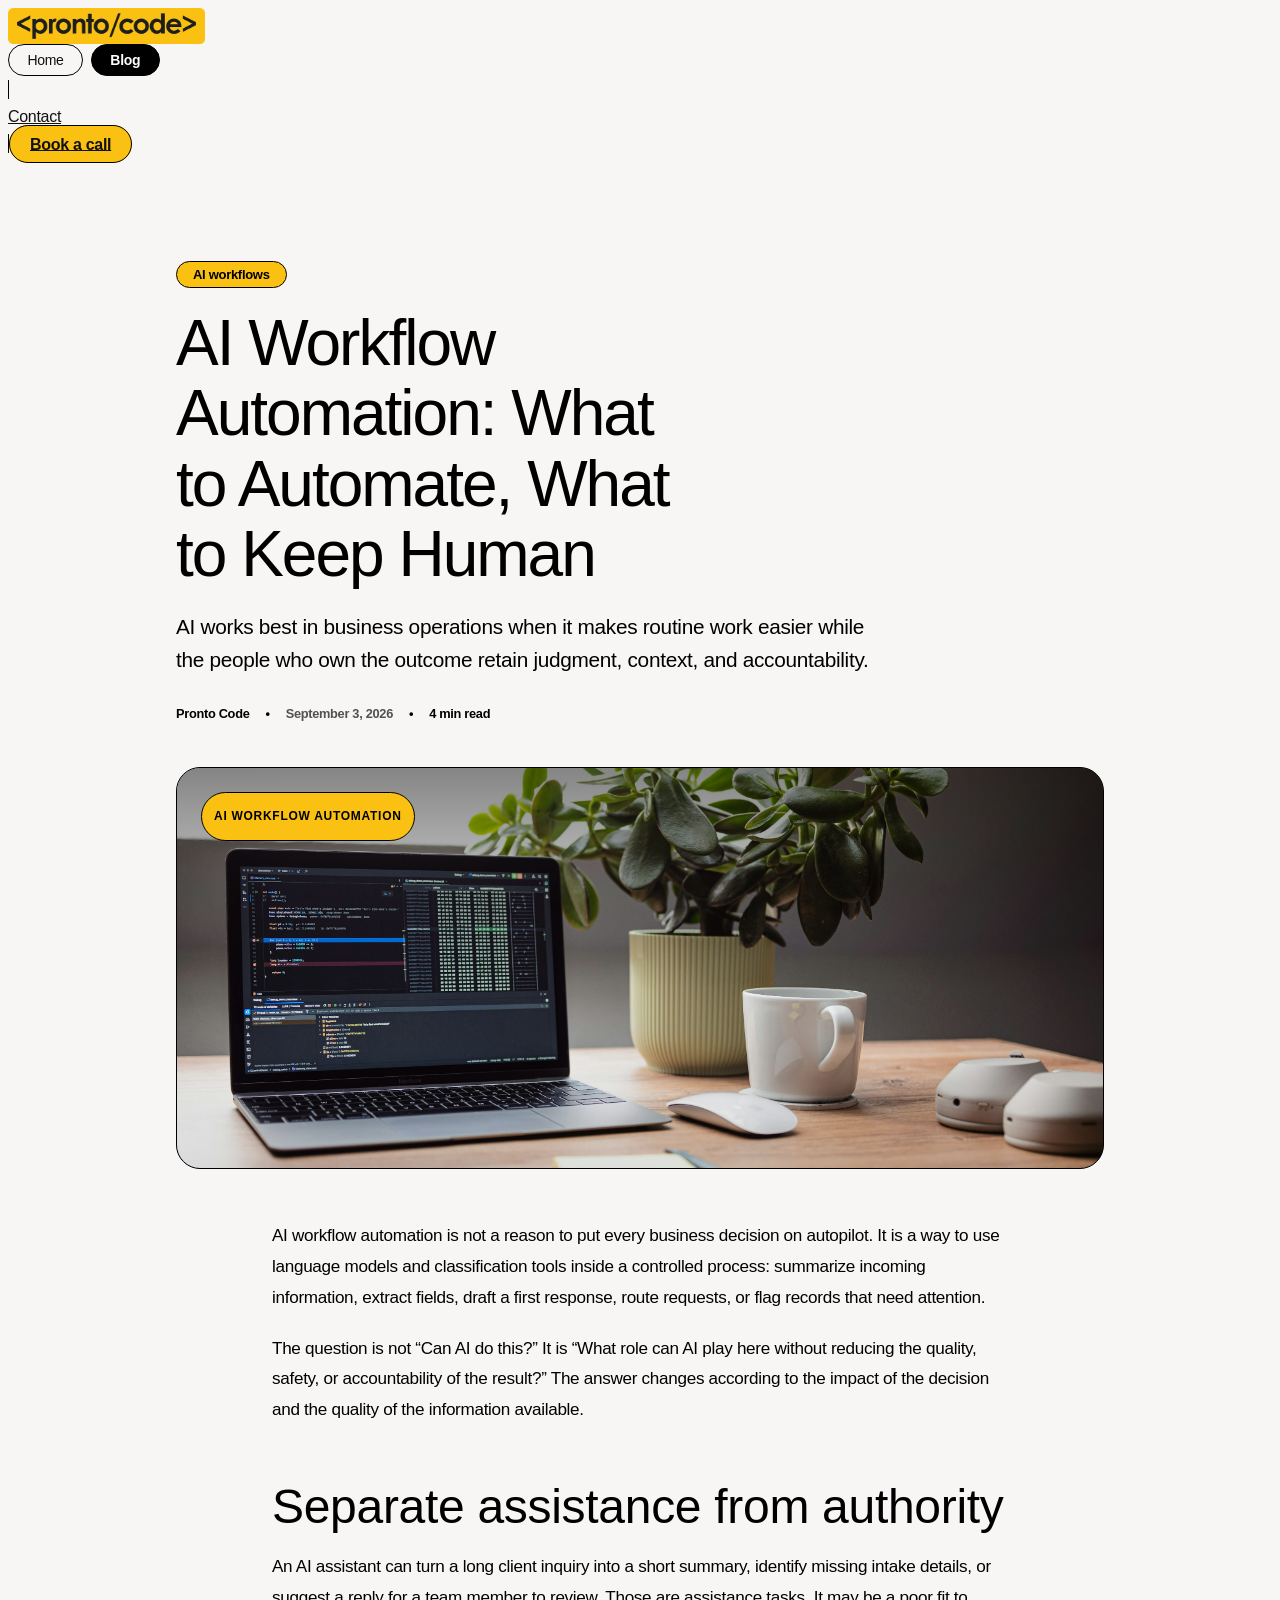
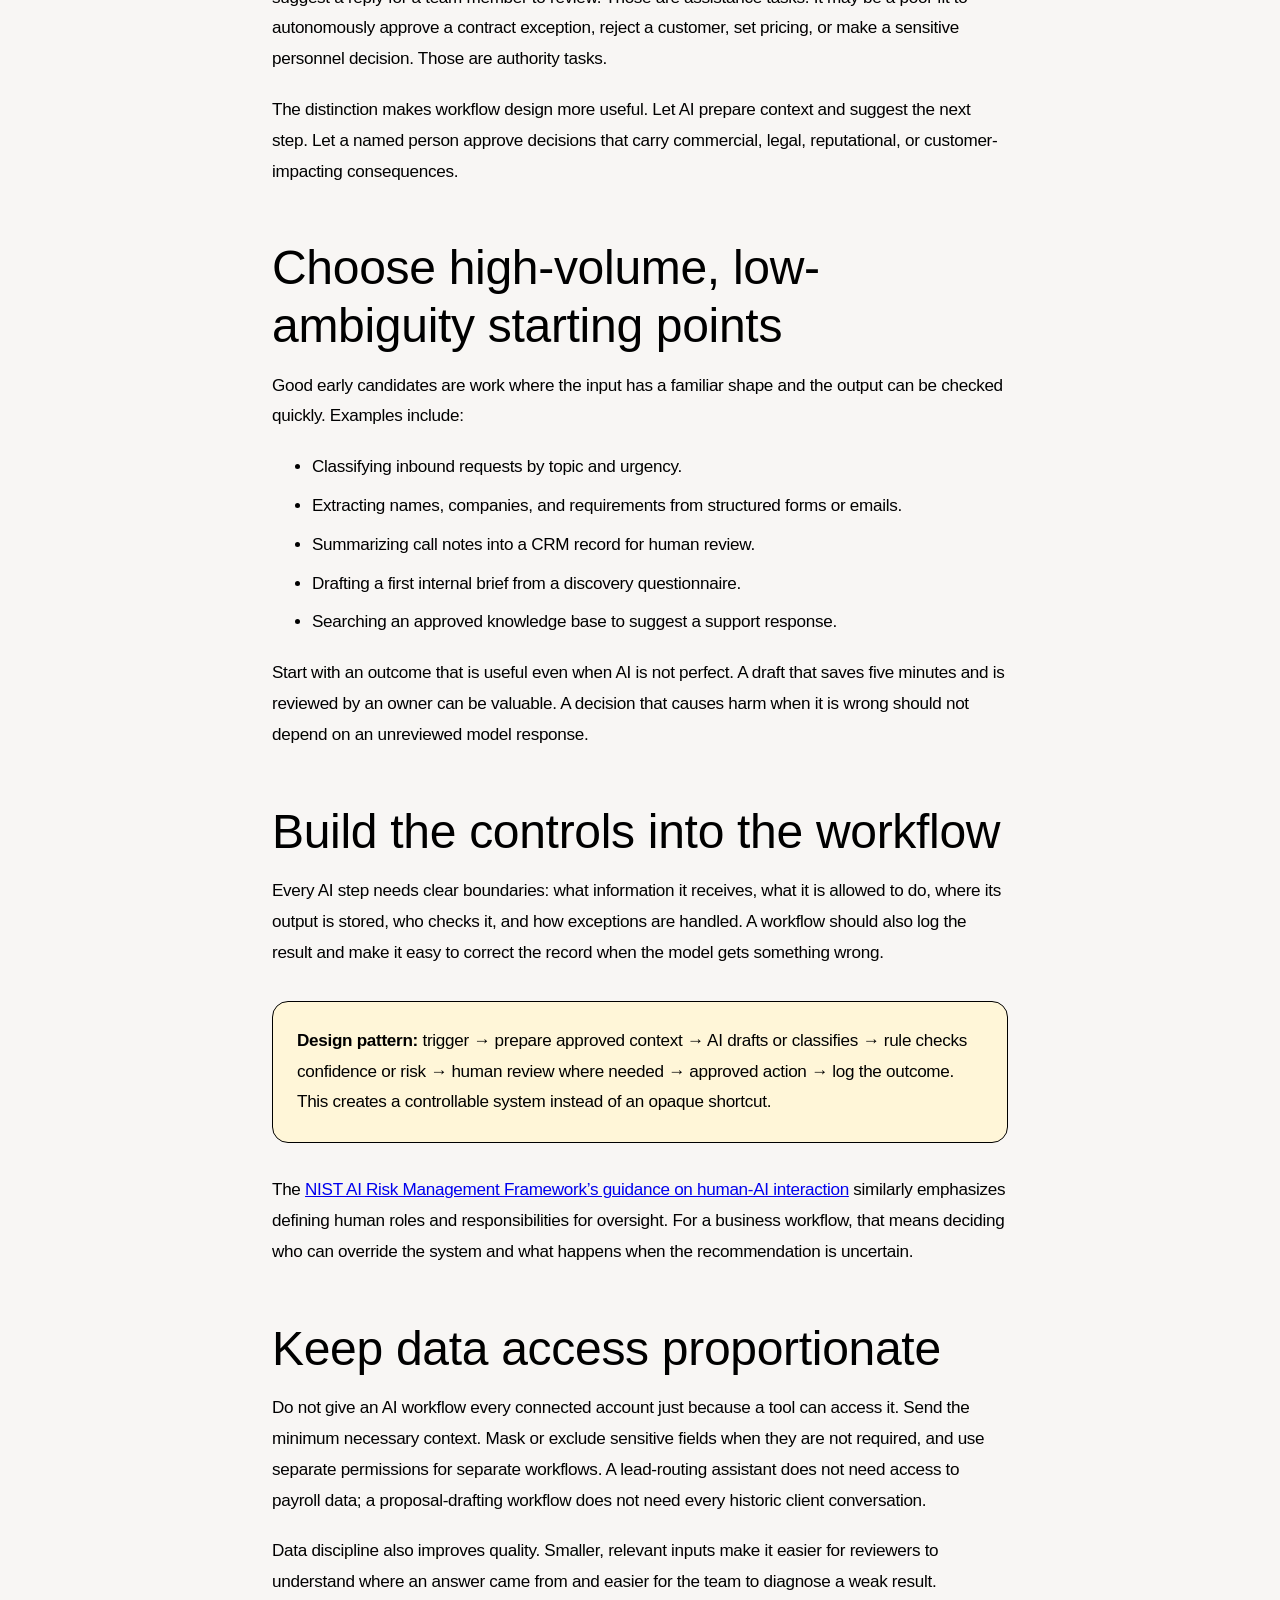
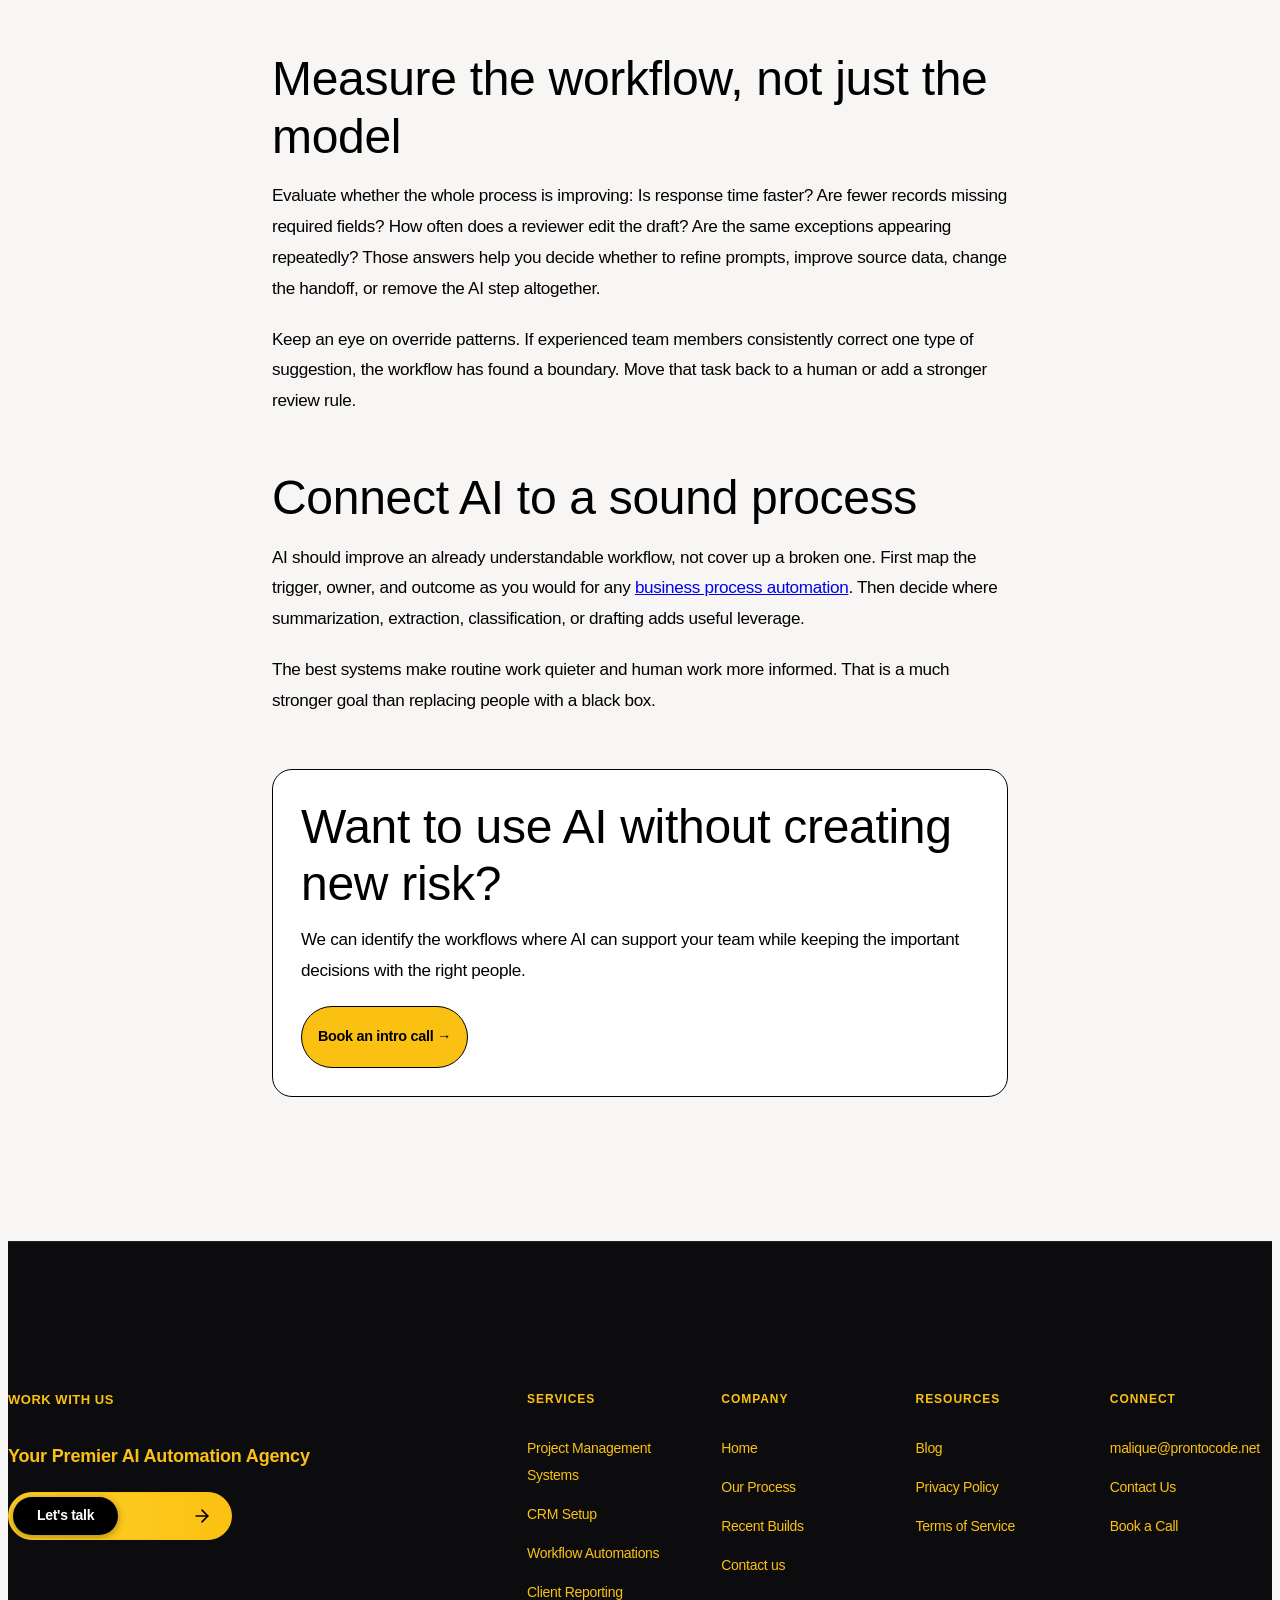
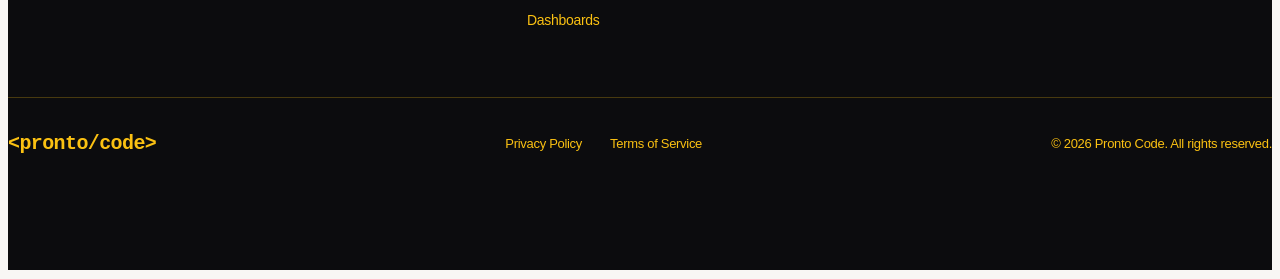
<file: post-ai-workflow-automation.html>
<!DOCTYPE html>
<html lang="en">
<head>
  <meta charset="utf-8" />
  <meta name="viewport" content="width=device-width, initial-scale=1" />
  <title>AI Workflow Automation: What to Automate, What to Keep Human | Pronto Code</title>
  <meta name="description" content="Use AI workflow automation responsibly by separating routine classification and drafting from sensitive decisions, accountability, and judgment." />
  <link rel="canonical" href="https://prontocode.net/post-ai-workflow-automation.html" />
  <link href="https://cdn.prod.website-files.com/6943bb74ebfee7edeb271423/css/flo-click.shared.e616694aa.min.css" rel="stylesheet" />
  <link href="styles.css?v=18" rel="stylesheet" />
  <link rel="icon" type="image/png" sizes="32x32" href="favicon-32x32.png?v=4" />
  <script type="application/ld+json">{"@context":"https://schema.org","@type":"Article","headline":"AI Workflow Automation: What to Automate, What to Keep Human","description":"A practical, risk-aware framework for deciding where AI should participate in business workflows.","datePublished":"2026-09-03","dateModified":"2026-09-03","author":{"@type":"Organization","name":"Pronto Code"},"publisher":{"@type":"Organization","name":"Pronto Code"},"mainEntityOfPage":"https://prontocode.net/post-ai-workflow-automation.html"}</script>
</head>
<body><div class="page-load-curtain" aria-hidden="true"></div><div class="page-wrapper">
  <header data-animation="default" data-collapse="medium" data-duration="400" role="banner" class="navbar w-nav"><div class="container navbar w-container"><div class="navbar-wrapper"><a href="index.html" class="navbar-brand w-nav-brand" aria-label="Pronto Code home" style="display:flex;align-items:center;text-decoration:none;"><img src="logo-badge.png" alt="Pronto Code" style="height:36px;width:auto;display:block;" /></a><nav role="navigation" class="navbar-menu-wrapper w-nav-menu"><div class="navlink-wrap"><a href="index.html" class="navlink-item w-nav-link">Home</a><a href="blog.html" class="navlink-item w-nav-link w--current">Blog</a><a href="contact.html" class="navlink-item w-nav-link mobile-only-nav">Contact</a></div><div class="mobile-menu-actions"><a href="index.html#book-a-call" class="button-small primary mobile-nav-call">Book a call</a></div></nav><div class="navbar-content-right"><div class="navbar-buttons-wrapper"><a href="contact.html" class="button-small with-icon w-inline-block"><div>Contact</div></a><a href="index.html#book-a-call" class="button-small primary w-button">Book a call</a></div><div class="w-nav-button" aria-label="Toggle Menu" role="button" tabindex="0"><div class="w-icon-nav-menu"><span class="menu-bar-middle"></span></div></div></div></div></div></header>
  <main class="pc-article-page"><div class="pc-article-shell">
    <header class="pc-article-header"><div class="badge-post small"><div>AI workflows</div></div><h1>AI Workflow Automation: What to Automate, What to Keep Human</h1><p class="pc-article-summary">AI works best in business operations when it makes routine work easier while the people who own the outcome retain judgment, context, and accountability.</p><div class="pc-article-meta"><span>Pronto Code</span><span>•</span><time datetime="2026-09-03">September 3, 2026</time><span>•</span><span>4 min read</span></div><div class="pc-article-cover pc-cover-ai"><img class="pc-cover-image" src="blog-covers/ai-workflow-automation.jpg" alt="Developer workspace with code on screen" /><span class="pc-cover-label">AI workflow automation</span></div></header>
    <article class="pc-article-content">
      <p>AI workflow automation is not a reason to put every business decision on autopilot. It is a way to use language models and classification tools inside a controlled process: summarize incoming information, extract fields, draft a first response, route requests, or flag records that need attention.</p>
      <p>The question is not “Can AI do this?” It is “What role can AI play here without reducing the quality, safety, or accountability of the result?” The answer changes according to the impact of the decision and the quality of the information available.</p>
      <h2>Separate assistance from authority</h2>
      <p>An AI assistant can turn a long client inquiry into a short summary, identify missing intake details, or suggest a reply for a team member to review. Those are assistance tasks. It may be a poor fit to autonomously approve a contract exception, reject a customer, set pricing, or make a sensitive personnel decision. Those are authority tasks.</p>
      <p>The distinction makes workflow design more useful. Let AI prepare context and suggest the next step. Let a named person approve decisions that carry commercial, legal, reputational, or customer-impacting consequences.</p>
      <h2>Choose high-volume, low-ambiguity starting points</h2>
      <p>Good early candidates are work where the input has a familiar shape and the output can be checked quickly. Examples include:</p>
      <ul><li>Classifying inbound requests by topic and urgency.</li><li>Extracting names, companies, and requirements from structured forms or emails.</li><li>Summarizing call notes into a CRM record for human review.</li><li>Drafting a first internal brief from a discovery questionnaire.</li><li>Searching an approved knowledge base to suggest a support response.</li></ul>
      <p>Start with an outcome that is useful even when AI is not perfect. A draft that saves five minutes and is reviewed by an owner can be valuable. A decision that causes harm when it is wrong should not depend on an unreviewed model response.</p>
      <h2>Build the controls into the workflow</h2>
      <p>Every AI step needs clear boundaries: what information it receives, what it is allowed to do, where its output is stored, who checks it, and how exceptions are handled. A workflow should also log the result and make it easy to correct the record when the model gets something wrong.</p>
      <div class="pc-article-callout"><strong>Design pattern:</strong> trigger → prepare approved context → AI drafts or classifies → rule checks confidence or risk → human review where needed → approved action → log the outcome. This creates a controllable system instead of an opaque shortcut.</div>
      <p>The <a href="https://airc.nist.gov/airmf-resources/airmf/appendices/app-c-ai-risk-management-and-human-ai-interaction/" target="_blank" rel="noopener noreferrer">NIST AI Risk Management Framework’s guidance on human-AI interaction</a> similarly emphasizes defining human roles and responsibilities for oversight. For a business workflow, that means deciding who can override the system and what happens when the recommendation is uncertain.</p>
      <h2>Keep data access proportionate</h2>
      <p>Do not give an AI workflow every connected account just because a tool can access it. Send the minimum necessary context. Mask or exclude sensitive fields when they are not required, and use separate permissions for separate workflows. A lead-routing assistant does not need access to payroll data; a proposal-drafting workflow does not need every historic client conversation.</p>
      <p>Data discipline also improves quality. Smaller, relevant inputs make it easier for reviewers to understand where an answer came from and easier for the team to diagnose a weak result.</p>
      <h2>Measure the workflow, not just the model</h2>
      <p>Evaluate whether the whole process is improving: Is response time faster? Are fewer records missing required fields? How often does a reviewer edit the draft? Are the same exceptions appearing repeatedly? Those answers help you decide whether to refine prompts, improve source data, change the handoff, or remove the AI step altogether.</p>
      <p>Keep an eye on override patterns. If experienced team members consistently correct one type of suggestion, the workflow has found a boundary. Move that task back to a human or add a stronger review rule.</p>
      <h2>Connect AI to a sound process</h2>
      <p>AI should improve an already understandable workflow, not cover up a broken one. First map the trigger, owner, and outcome as you would for any <a href="post-business-process-automation.html">business process automation</a>. Then decide where summarization, extraction, classification, or drafting adds useful leverage.</p>
      <p>The best systems make routine work quieter and human work more informed. That is a much stronger goal than replacing people with a black box.</p>
      <div class="pc-article-cta"><h2>Want to use AI without creating new risk?</h2><p>We can identify the workflows where AI can support your team while keeping the important decisions with the right people.</p><a href="index.html#book-a-call">Book an intro call →</a></div>
    </article>
  </div></main>
  <footer class="site-footer">
      <div class="section-padding-global">
        <div class="w-layout-blockcontainer container w-container">
          <div class="footer-top-grid">
            <!-- Left CTA Column -->
            <div class="footer-cta-col">
              <div class="footer-eyebrow">Work with us</div>
              <h3 class="footer-cta-heading">Your Premier AI Automation Agency</h3>
              <div class="slide-toggle-btn" data-target="index.html#book-a-call">
                <div class="slide-toggle-track">
                  <div class="slide-toggle-handle">
                    <span class="slide-toggle-text">Let's talk</span>
                  </div>
                  <div class="slide-toggle-arrow">
                    <svg width="20" height="20" viewBox="0 0 24 24" fill="none" stroke="currentColor" stroke-width="2" stroke-linecap="round" stroke-linejoin="round">
                      <line x1="5" y1="12" x2="19" y2="12"></line>
                      <polyline points="12 5 19 12 12 19"></polyline>
                    </svg>
                  </div>
                </div>
              </div>
            </div>

            <!-- Right Nav Columns -->
            <div class="footer-nav-grid">
              <div class="footer-nav-col">
                <div class="footer-col-title">SERVICES</div>
                <ul class="footer-links-list">
                  <li><a href="index.html#learn-more">Project Management Systems</a></li>
                  <li><a href="index.html#learn-more">CRM Setup</a></li>
                  <li><a href="index.html#learn-more">Workflow Automations</a></li>
                  <li><a href="index.html#recent-builds">Client Reporting Dashboards</a></li>
                </ul>
              </div>

              <div class="footer-nav-col">
                <div class="footer-col-title">COMPANY</div>
                <ul class="footer-links-list">
                  <li><a href="index.html">Home</a></li>
                  <li><a href="index.html#how-we-work">Our Process</a></li>
                  <li><a href="index.html#recent-builds">Recent Builds</a></li>
                  <li><a href="contact.html">Contact us</a></li>
                </ul>
              </div>

              <div class="footer-nav-col">
                <div class="footer-col-title">RESOURCES</div>
                <ul class="footer-links-list">
                  <li><a href="blog.html">Blog</a></li>
                  <li><a href="privacy.html">Privacy Policy</a></li>
                  <li><a href="terms.html">Terms of Service</a></li>
                </ul>
              </div>

              <div class="footer-nav-col">
                <div class="footer-col-title">CONNECT</div>
                <ul class="footer-links-list">
                  <li><a href="mailto:malique@prontocode.net">malique@prontocode.net</a></li>
                  <li><a href="contact.html">Contact Us</a></li>
                  <li><a href="index.html#book-a-call">Book a Call</a></li>
                </ul>
              </div>
            </div>
          </div>

          <!-- Footer Divider -->
          <div class="footer-divider-line"></div>

          <!-- Footer Bottom Bar -->
          <div class="footer-bottom-row">
            <div class="footer-brand-logo">
              <a href="index.html" class="footer-logo-link">
                <span class="footer-code-tag">&lt;pronto/code&gt;</span>
              </a>
            </div>
            <div class="footer-legal-links">
              <a href="privacy.html">Privacy Policy</a>
              <a href="terms.html">Terms of Service</a>
            </div>
            <div class="footer-copyright-text">
              © 2026 Pronto Code. All rights reserved.
            </div>
          </div>
        </div>
      </div>
    </footer>
</div><script src="script.js?v=9"></script></body>
</html>
</file>
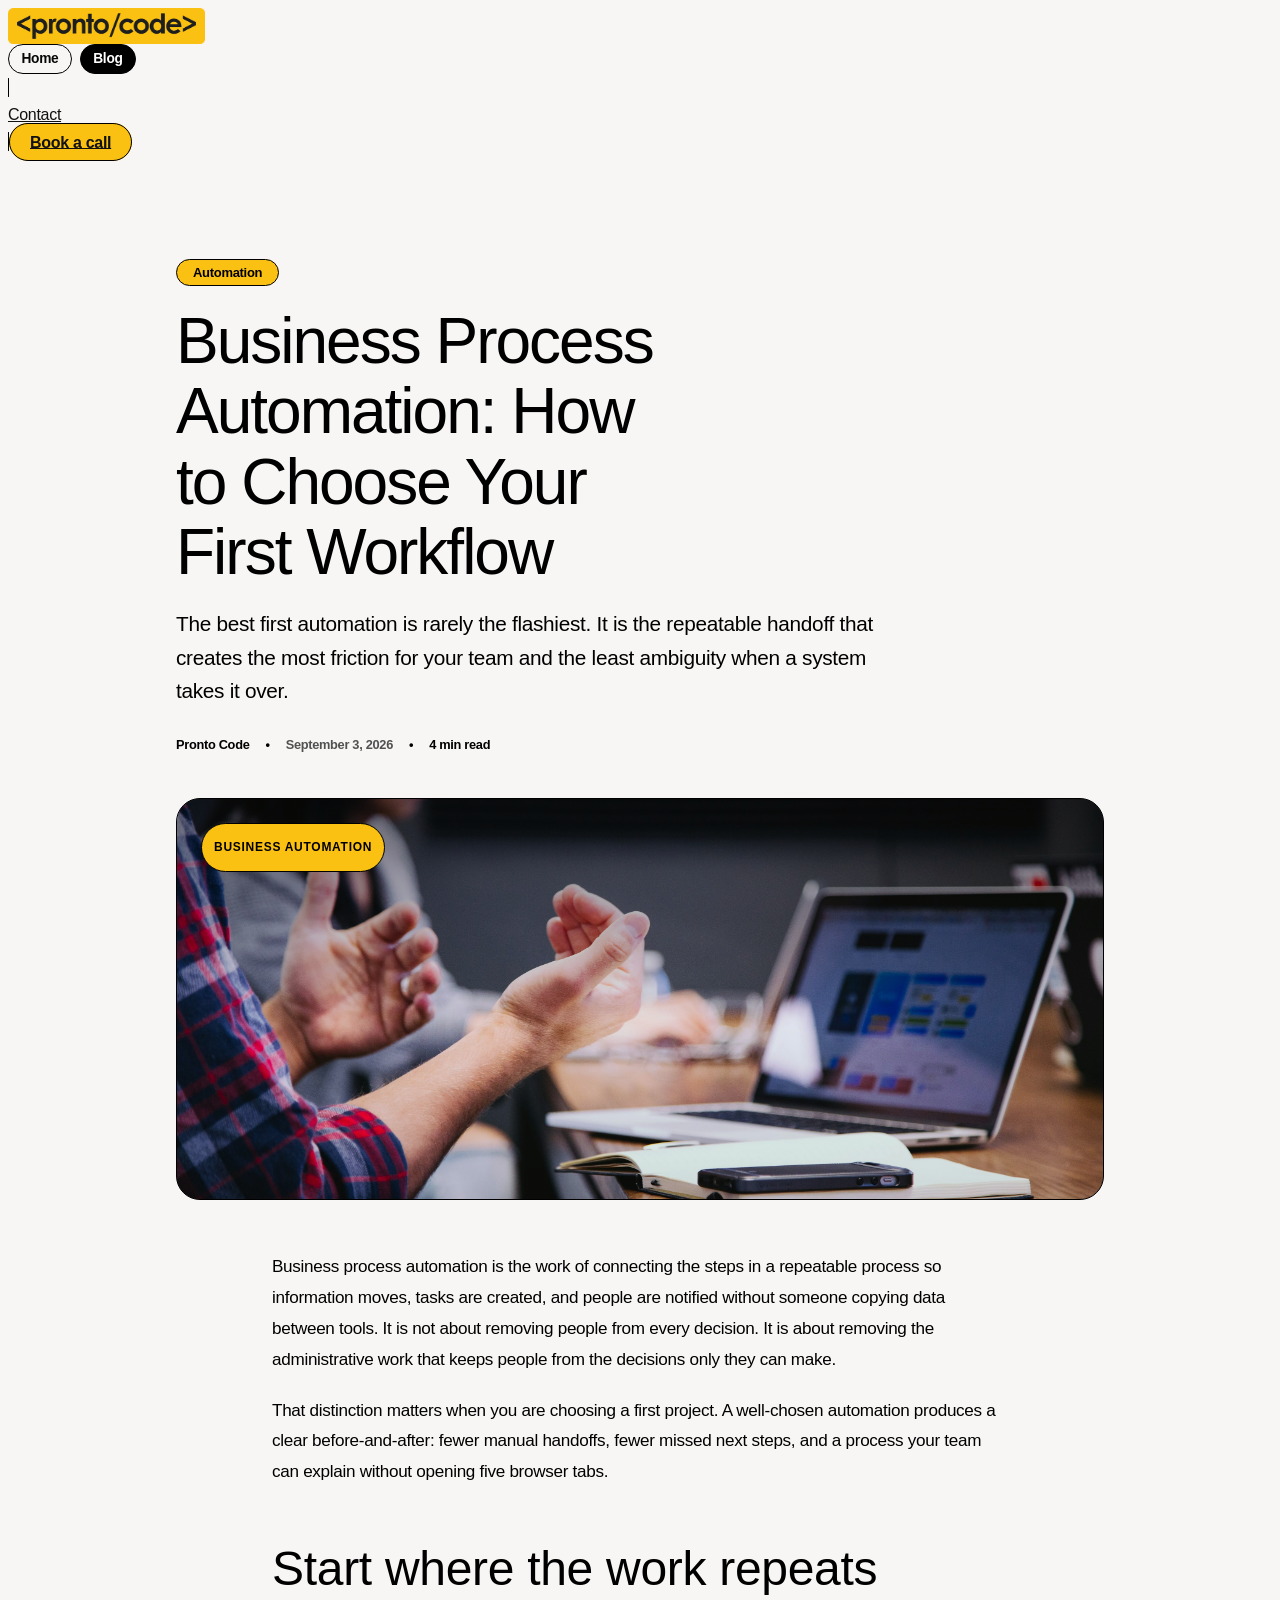
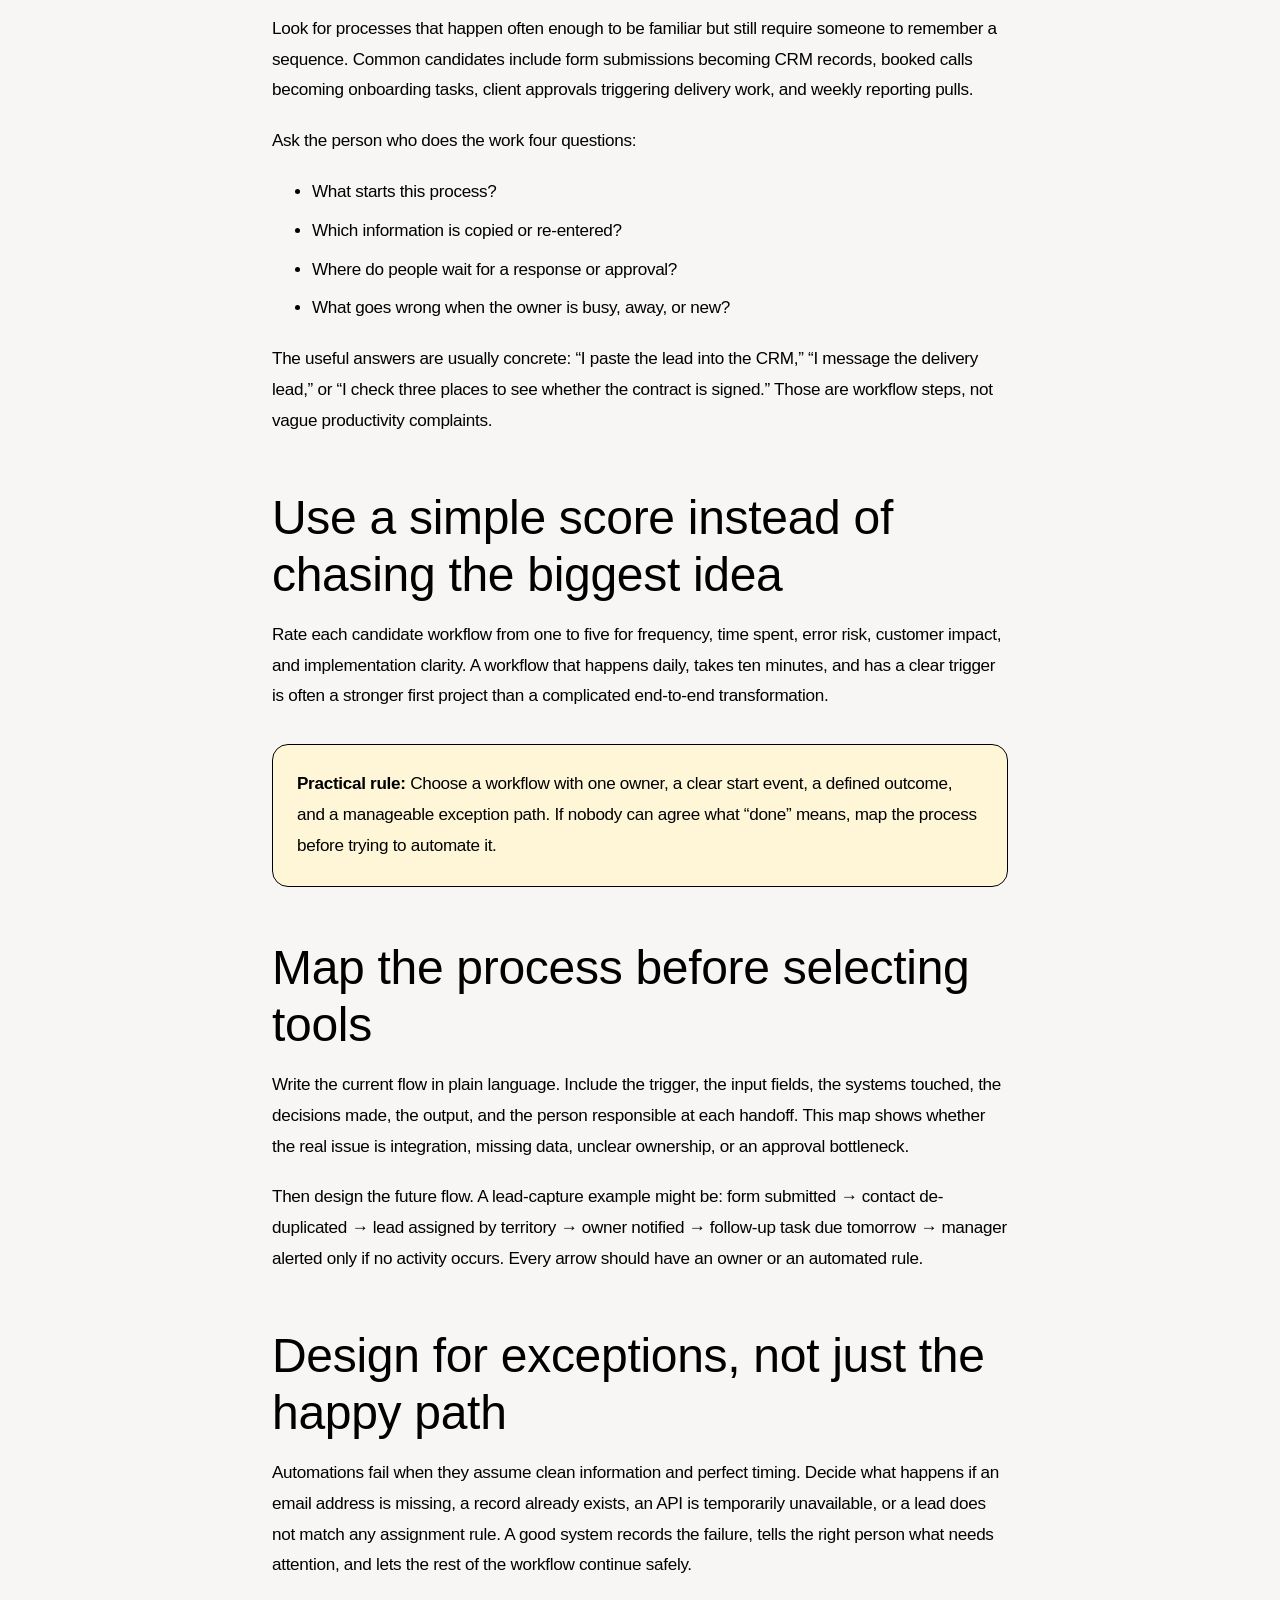
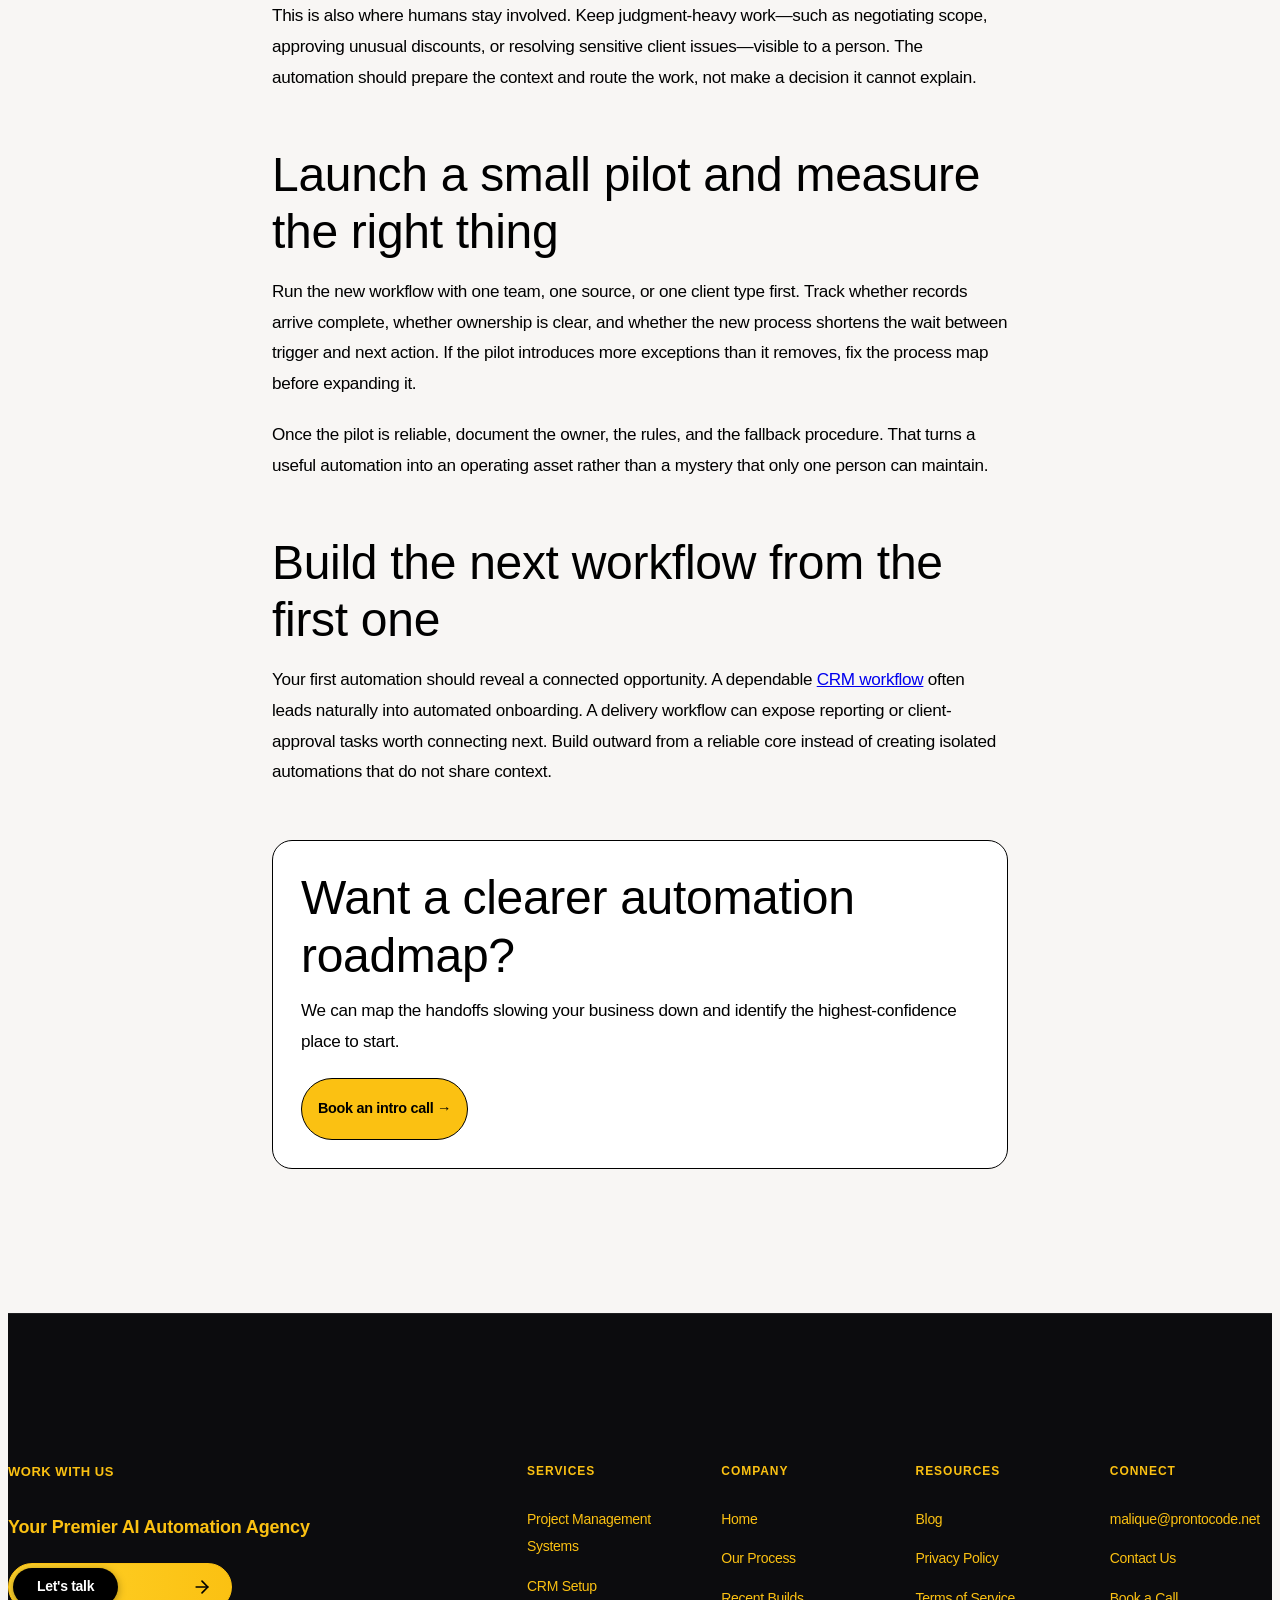
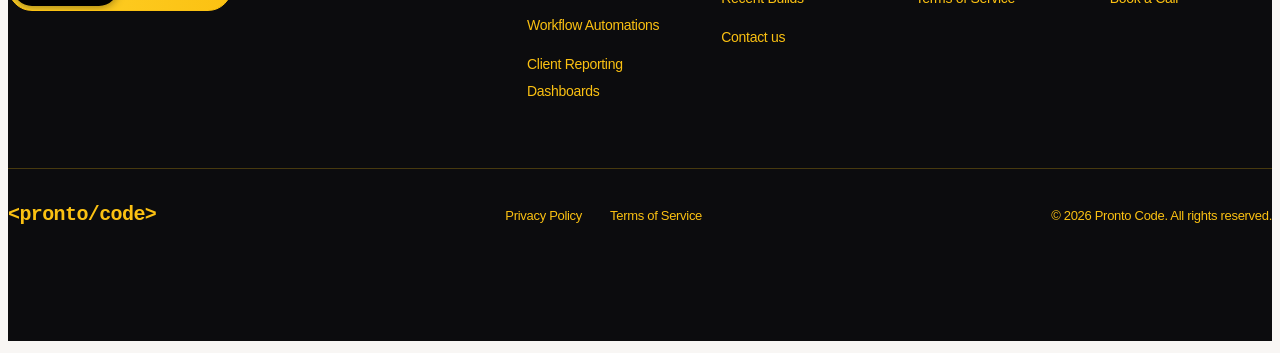
<file: post-business-process-automation.html>
<!DOCTYPE html>
<html lang="en">
<head>
  <meta charset="utf-8" />
  <meta name="viewport" content="width=device-width, initial-scale=1" />
  <title>Business Process Automation: How to Choose Your First Workflow | Pronto Code</title>
  <meta name="description" content="Learn how to identify, score, and launch a business process automation workflow that removes manual work without adding operational risk." />
  <link rel="canonical" href="https://prontocode.net/post-business-process-automation.html" />
  <link href="https://cdn.prod.website-files.com/6943bb74ebfee7edeb271423/css/flo-click.shared.e616694aa.min.css" rel="stylesheet" />
  <link href="styles.css?v=18" rel="stylesheet" />
  <link rel="icon" type="image/png" sizes="32x32" href="favicon-32x32.png?v=4" />
  <script type="application/ld+json">{"@context":"https://schema.org","@type":"Article","headline":"Business Process Automation: How to Choose Your First Workflow","description":"A practical approach to selecting a first business process automation workflow.","datePublished":"2026-09-03","dateModified":"2026-09-03","author":{"@type":"Organization","name":"Pronto Code"},"publisher":{"@type":"Organization","name":"Pronto Code"},"mainEntityOfPage":"https://prontocode.net/post-business-process-automation.html"}</script>
</head>
<body><div class="page-load-curtain" aria-hidden="true"></div><div class="page-wrapper">
  <header data-animation="default" data-collapse="medium" data-duration="400" role="banner" class="navbar w-nav"><div class="container navbar w-container"><div class="navbar-wrapper"><a href="index.html" class="navbar-brand w-nav-brand" aria-label="Pronto Code home" style="display:flex;align-items:center;text-decoration:none;"><img src="logo-badge.png" alt="Pronto Code" style="height:36px;width:auto;display:block;" /></a><nav role="navigation" class="navbar-menu-wrapper w-nav-menu"><div class="navlink-wrap"><a href="index.html" class="navlink-item w-nav-link">Home</a><a href="blog.html" class="navlink-item w-nav-link w--current">Blog</a><a href="contact.html" class="navlink-item w-nav-link mobile-only-nav">Contact</a></div><div class="mobile-menu-actions"><a href="index.html#book-a-call" class="button-small primary mobile-nav-call">Book a call</a></div></nav><div class="navbar-content-right"><div class="navbar-buttons-wrapper"><a href="contact.html" class="button-small with-icon w-inline-block"><div>Contact</div></a><a href="index.html#book-a-call" class="button-small primary w-button">Book a call</a></div><div class="w-nav-button" aria-label="Toggle Menu" role="button" tabindex="0"><div class="w-icon-nav-menu"><span class="menu-bar-middle"></span></div></div></div></div></div></header>
  <main class="pc-article-page"><div class="pc-article-shell">
    <header class="pc-article-header"><div class="badge-post small"><div>Automation</div></div><h1>Business Process Automation: How to Choose Your First Workflow</h1><p class="pc-article-summary">The best first automation is rarely the flashiest. It is the repeatable handoff that creates the most friction for your team and the least ambiguity when a system takes it over.</p><div class="pc-article-meta"><span>Pronto Code</span><span>•</span><time datetime="2026-09-03">September 3, 2026</time><span>•</span><span>4 min read</span></div><div class="pc-article-cover pc-cover-automation"><img class="pc-cover-image" src="blog-covers/business-process-automation.jpg" alt="Team mapping a business process" /><span class="pc-cover-label">Business automation</span></div></header>
    <article class="pc-article-content">
      <p>Business process automation is the work of connecting the steps in a repeatable process so information moves, tasks are created, and people are notified without someone copying data between tools. It is not about removing people from every decision. It is about removing the administrative work that keeps people from the decisions only they can make.</p>
      <p>That distinction matters when you are choosing a first project. A well-chosen automation produces a clear before-and-after: fewer manual handoffs, fewer missed next steps, and a process your team can explain without opening five browser tabs.</p>
      <h2>Start where the work repeats</h2>
      <p>Look for processes that happen often enough to be familiar but still require someone to remember a sequence. Common candidates include form submissions becoming CRM records, booked calls becoming onboarding tasks, client approvals triggering delivery work, and weekly reporting pulls.</p>
      <p>Ask the person who does the work four questions:</p>
      <ul><li>What starts this process?</li><li>Which information is copied or re-entered?</li><li>Where do people wait for a response or approval?</li><li>What goes wrong when the owner is busy, away, or new?</li></ul>
      <p>The useful answers are usually concrete: “I paste the lead into the CRM,” “I message the delivery lead,” or “I check three places to see whether the contract is signed.” Those are workflow steps, not vague productivity complaints.</p>
      <h2>Use a simple score instead of chasing the biggest idea</h2>
      <p>Rate each candidate workflow from one to five for frequency, time spent, error risk, customer impact, and implementation clarity. A workflow that happens daily, takes ten minutes, and has a clear trigger is often a stronger first project than a complicated end-to-end transformation.</p>
      <div class="pc-article-callout"><strong>Practical rule:</strong> Choose a workflow with one owner, a clear start event, a defined outcome, and a manageable exception path. If nobody can agree what “done” means, map the process before trying to automate it.</div>
      <h2>Map the process before selecting tools</h2>
      <p>Write the current flow in plain language. Include the trigger, the input fields, the systems touched, the decisions made, the output, and the person responsible at each handoff. This map shows whether the real issue is integration, missing data, unclear ownership, or an approval bottleneck.</p>
      <p>Then design the future flow. A lead-capture example might be: form submitted → contact de-duplicated → lead assigned by territory → owner notified → follow-up task due tomorrow → manager alerted only if no activity occurs. Every arrow should have an owner or an automated rule.</p>
      <h2>Design for exceptions, not just the happy path</h2>
      <p>Automations fail when they assume clean information and perfect timing. Decide what happens if an email address is missing, a record already exists, an API is temporarily unavailable, or a lead does not match any assignment rule. A good system records the failure, tells the right person what needs attention, and lets the rest of the workflow continue safely.</p>
      <p>This is also where humans stay involved. Keep judgment-heavy work—such as negotiating scope, approving unusual discounts, or resolving sensitive client issues—visible to a person. The automation should prepare the context and route the work, not make a decision it cannot explain.</p>
      <h2>Launch a small pilot and measure the right thing</h2>
      <p>Run the new workflow with one team, one source, or one client type first. Track whether records arrive complete, whether ownership is clear, and whether the new process shortens the wait between trigger and next action. If the pilot introduces more exceptions than it removes, fix the process map before expanding it.</p>
      <p>Once the pilot is reliable, document the owner, the rules, and the fallback procedure. That turns a useful automation into an operating asset rather than a mystery that only one person can maintain.</p>
      <h2>Build the next workflow from the first one</h2>
      <p>Your first automation should reveal a connected opportunity. A dependable <a href="post-crm-workflow.html">CRM workflow</a> often leads naturally into automated onboarding. A delivery workflow can expose reporting or client-approval tasks worth connecting next. Build outward from a reliable core instead of creating isolated automations that do not share context.</p>
      <div class="pc-article-cta"><h2>Want a clearer automation roadmap?</h2><p>We can map the handoffs slowing your business down and identify the highest-confidence place to start.</p><a href="index.html#book-a-call">Book an intro call →</a></div>
    </article>
  </div></main>
  <footer class="site-footer">
      <div class="section-padding-global">
        <div class="w-layout-blockcontainer container w-container">
          <div class="footer-top-grid">
            <!-- Left CTA Column -->
            <div class="footer-cta-col">
              <div class="footer-eyebrow">Work with us</div>
              <h3 class="footer-cta-heading">Your Premier AI Automation Agency</h3>
              <div class="slide-toggle-btn" data-target="index.html#book-a-call">
                <div class="slide-toggle-track">
                  <div class="slide-toggle-handle">
                    <span class="slide-toggle-text">Let's talk</span>
                  </div>
                  <div class="slide-toggle-arrow">
                    <svg width="20" height="20" viewBox="0 0 24 24" fill="none" stroke="currentColor" stroke-width="2" stroke-linecap="round" stroke-linejoin="round">
                      <line x1="5" y1="12" x2="19" y2="12"></line>
                      <polyline points="12 5 19 12 12 19"></polyline>
                    </svg>
                  </div>
                </div>
              </div>
            </div>

            <!-- Right Nav Columns -->
            <div class="footer-nav-grid">
              <div class="footer-nav-col">
                <div class="footer-col-title">SERVICES</div>
                <ul class="footer-links-list">
                  <li><a href="index.html#learn-more">Project Management Systems</a></li>
                  <li><a href="index.html#learn-more">CRM Setup</a></li>
                  <li><a href="index.html#learn-more">Workflow Automations</a></li>
                  <li><a href="index.html#recent-builds">Client Reporting Dashboards</a></li>
                </ul>
              </div>

              <div class="footer-nav-col">
                <div class="footer-col-title">COMPANY</div>
                <ul class="footer-links-list">
                  <li><a href="index.html">Home</a></li>
                  <li><a href="index.html#how-we-work">Our Process</a></li>
                  <li><a href="index.html#recent-builds">Recent Builds</a></li>
                  <li><a href="contact.html">Contact us</a></li>
                </ul>
              </div>

              <div class="footer-nav-col">
                <div class="footer-col-title">RESOURCES</div>
                <ul class="footer-links-list">
                  <li><a href="blog.html">Blog</a></li>
                  <li><a href="privacy.html">Privacy Policy</a></li>
                  <li><a href="terms.html">Terms of Service</a></li>
                </ul>
              </div>

              <div class="footer-nav-col">
                <div class="footer-col-title">CONNECT</div>
                <ul class="footer-links-list">
                  <li><a href="mailto:malique@prontocode.net">malique@prontocode.net</a></li>
                  <li><a href="contact.html">Contact Us</a></li>
                  <li><a href="index.html#book-a-call">Book a Call</a></li>
                </ul>
              </div>
            </div>
          </div>

          <!-- Footer Divider -->
          <div class="footer-divider-line"></div>

          <!-- Footer Bottom Bar -->
          <div class="footer-bottom-row">
            <div class="footer-brand-logo">
              <a href="index.html" class="footer-logo-link">
                <span class="footer-code-tag">&lt;pronto/code&gt;</span>
              </a>
            </div>
            <div class="footer-legal-links">
              <a href="privacy.html">Privacy Policy</a>
              <a href="terms.html">Terms of Service</a>
            </div>
            <div class="footer-copyright-text">
              © 2026 Pronto Code. All rights reserved.
            </div>
          </div>
        </div>
      </div>
    </footer>
</div><script src="script.js?v=9"></script></body>
</html>
</file>
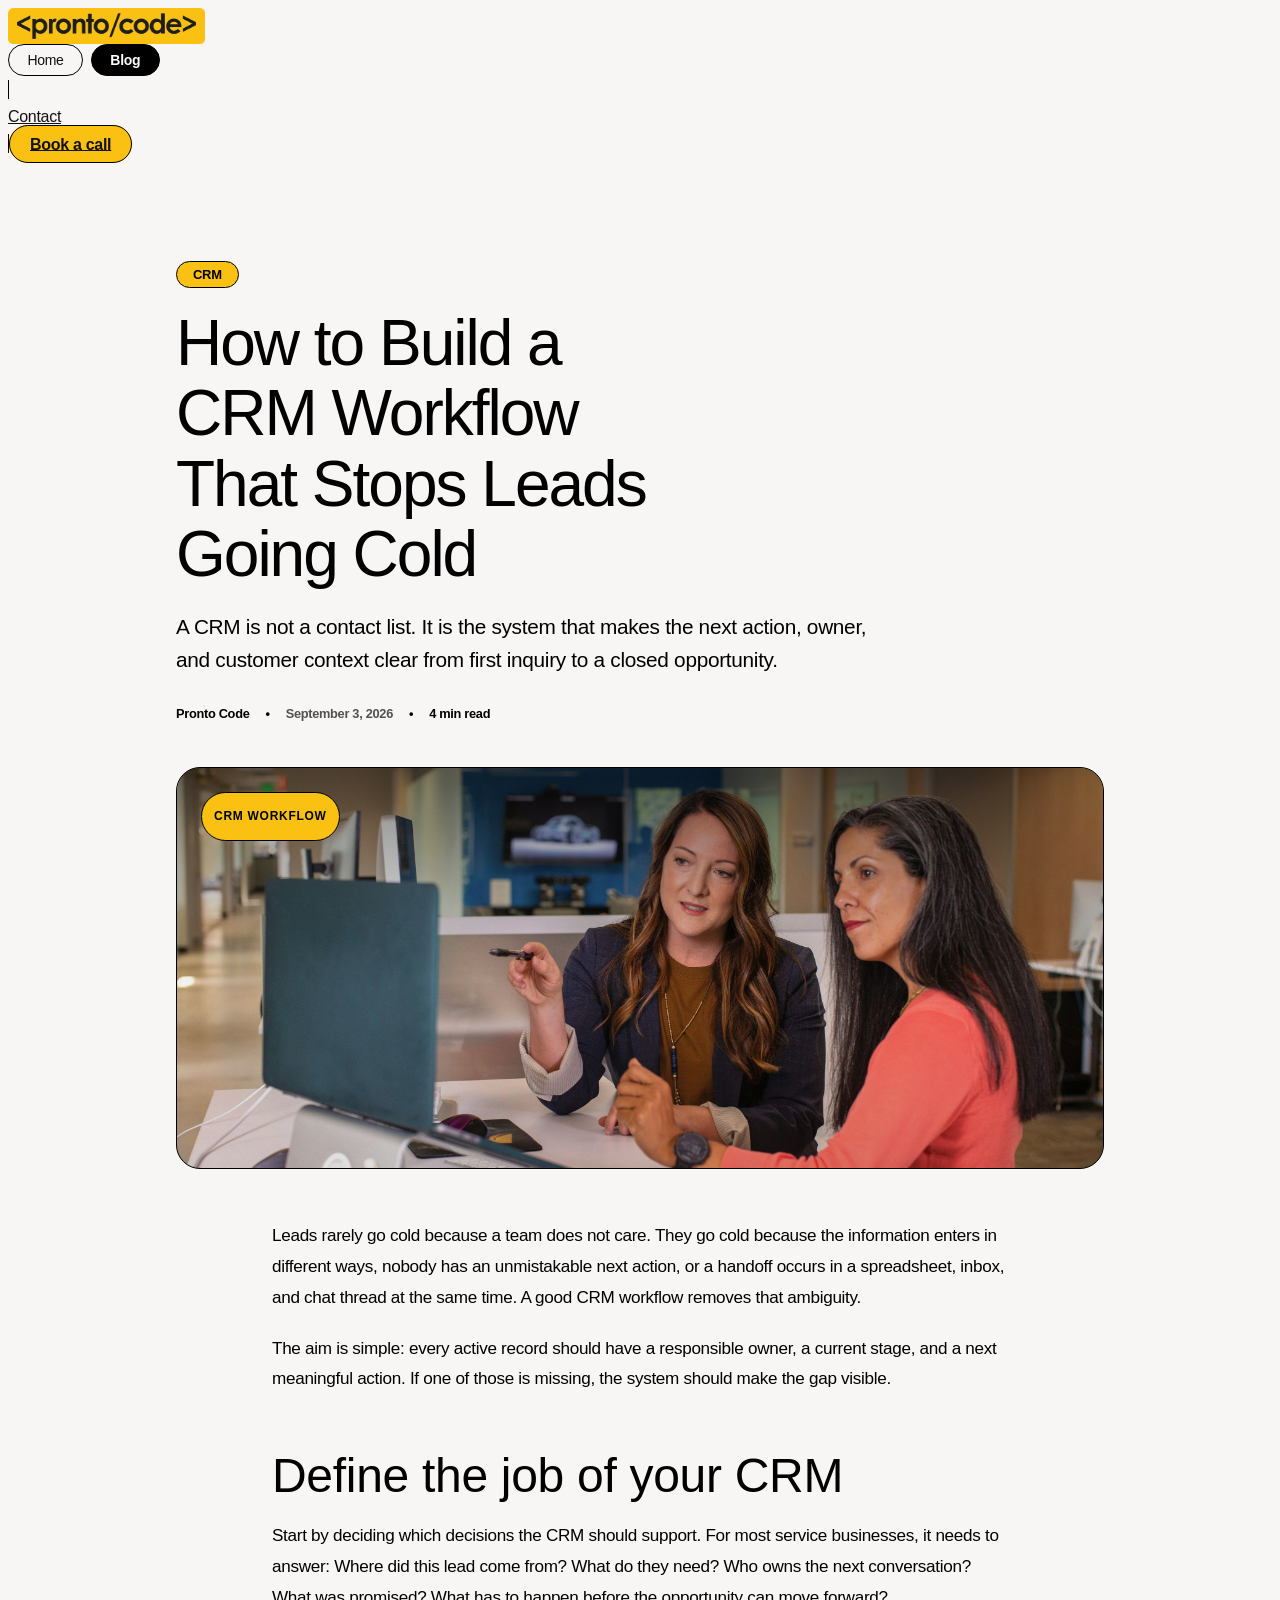
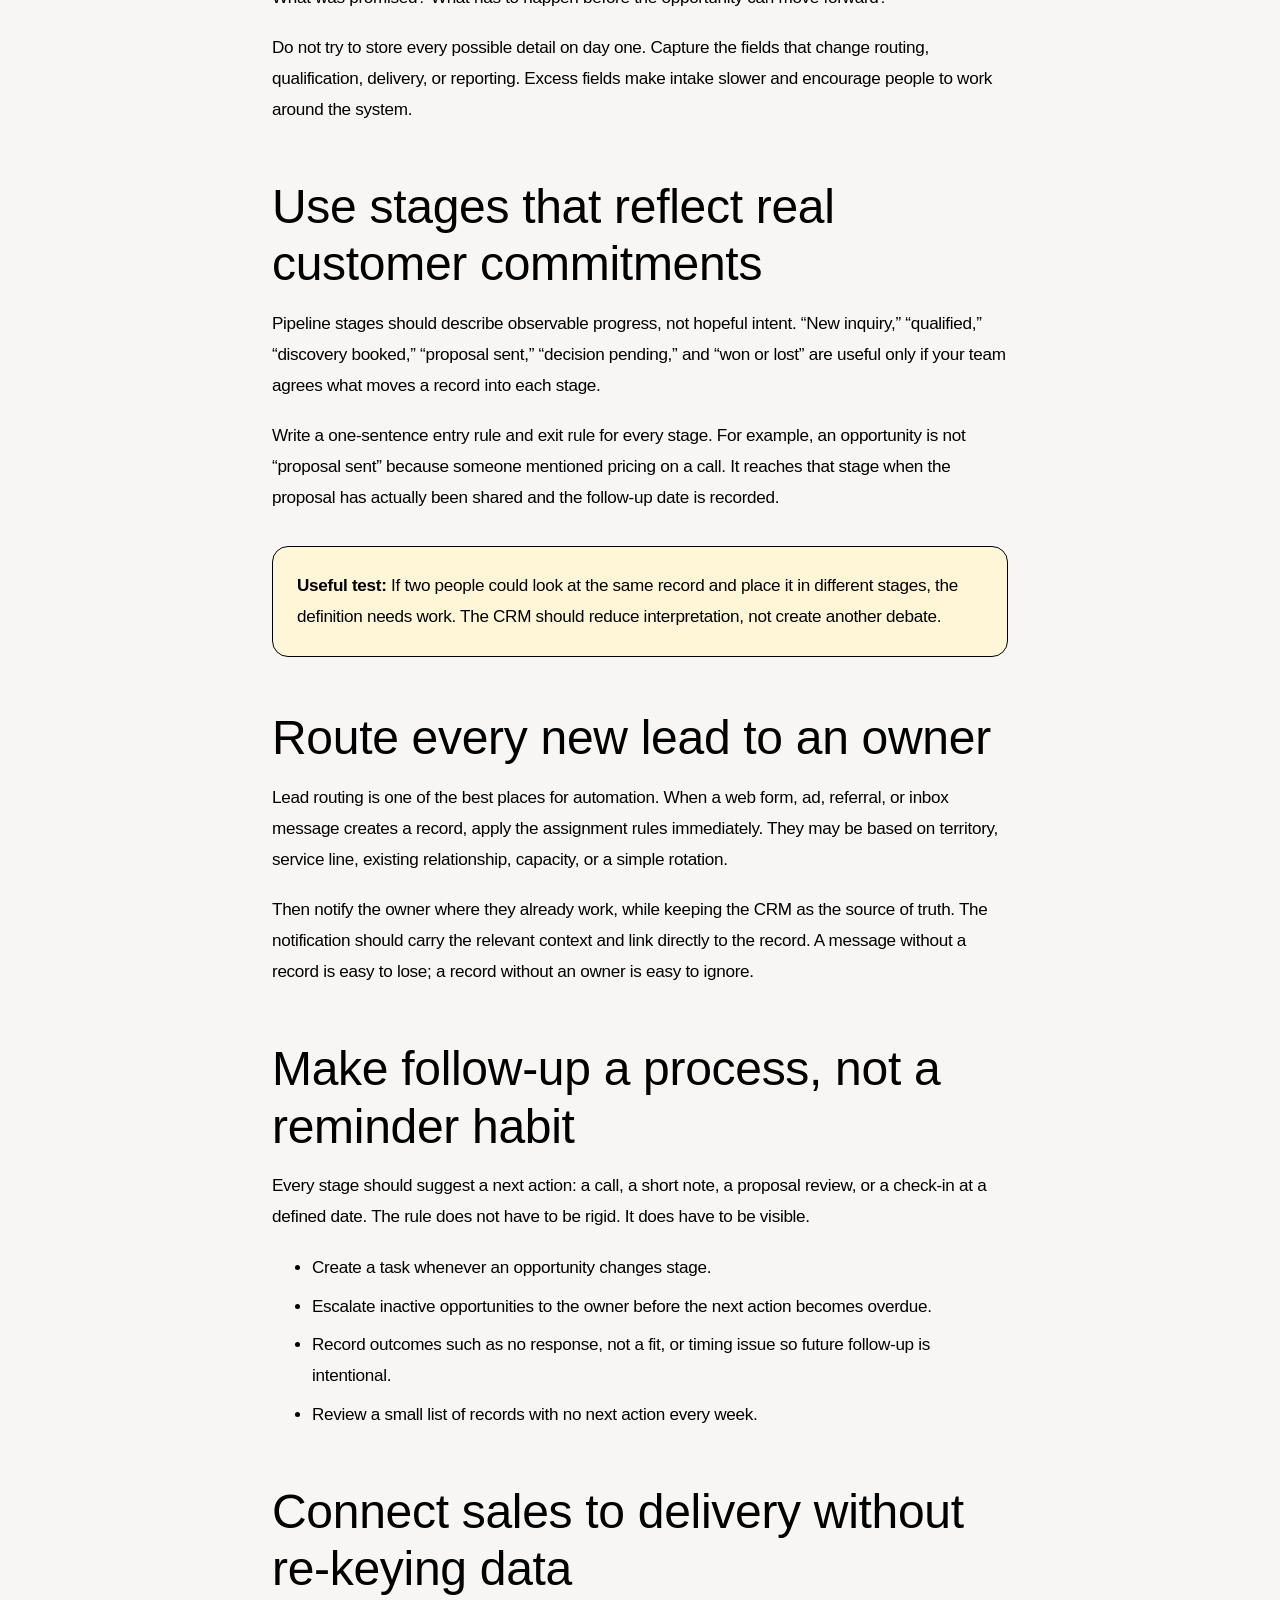
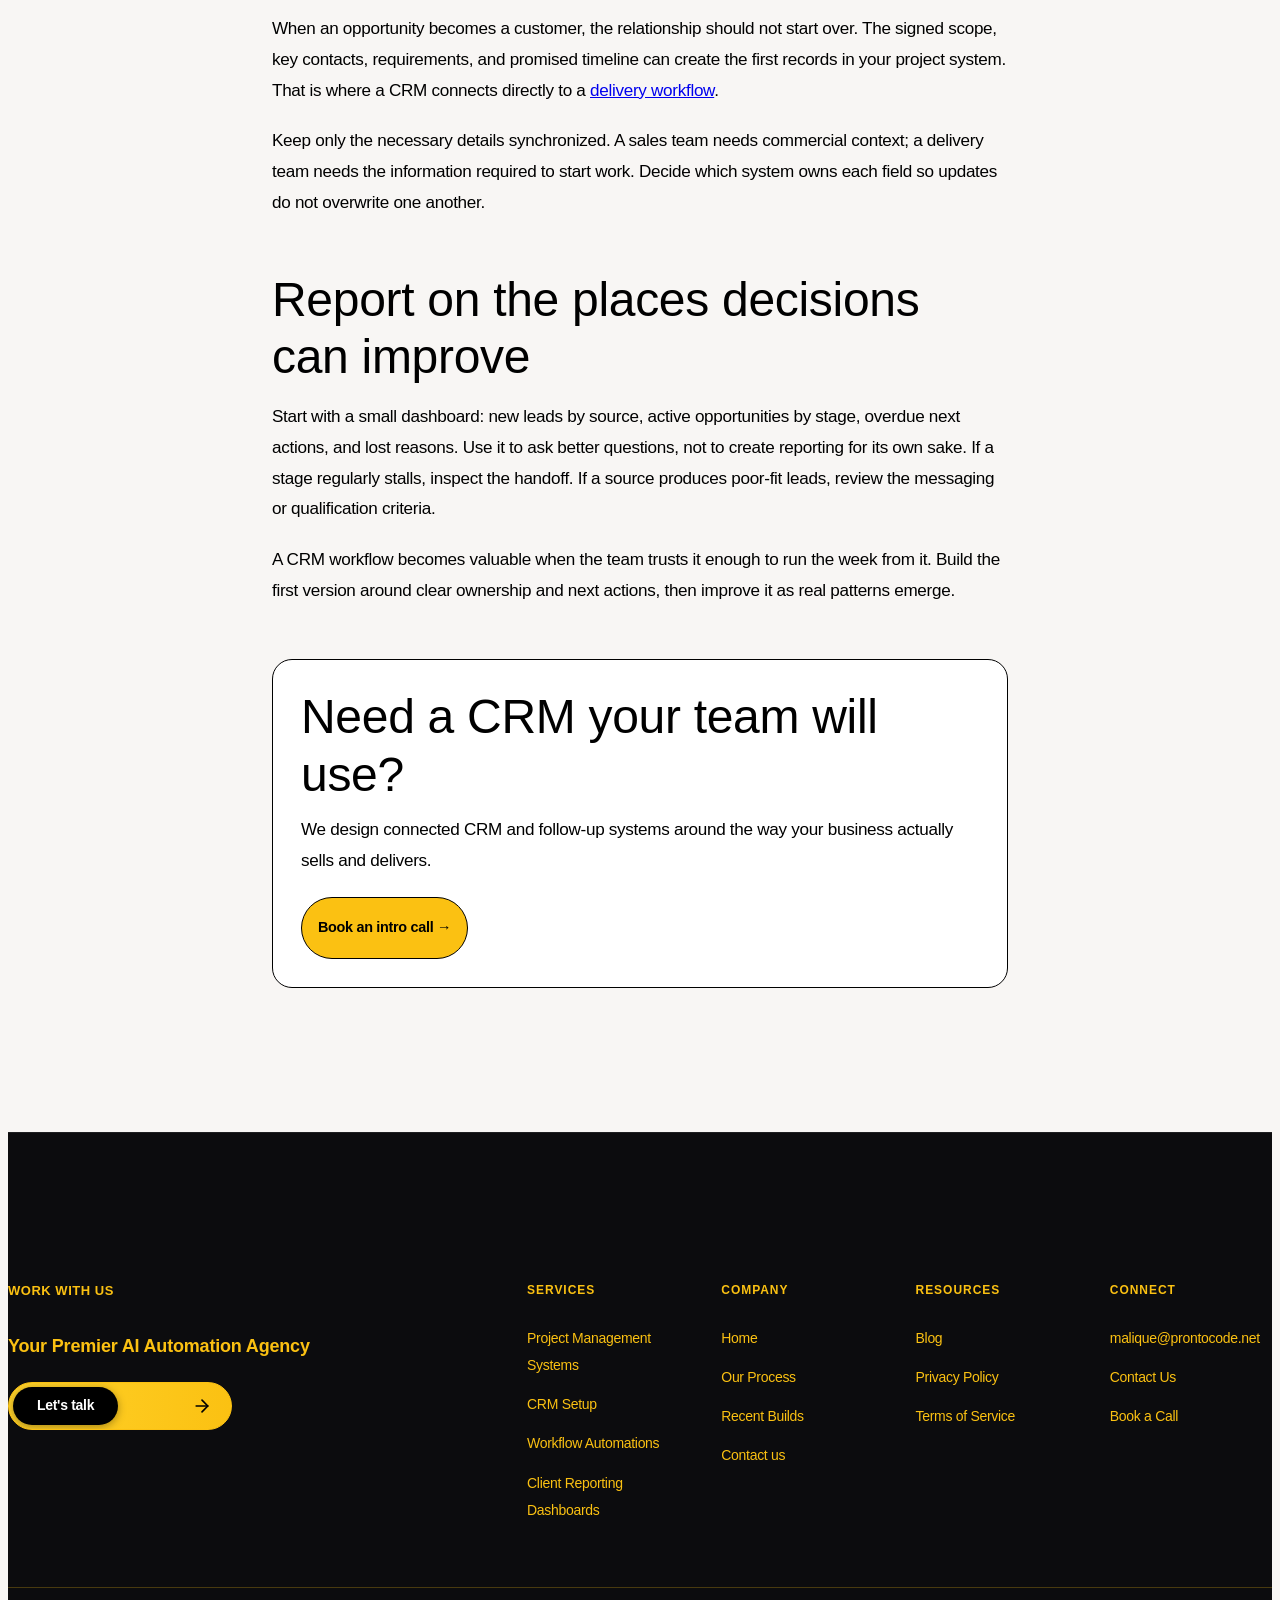
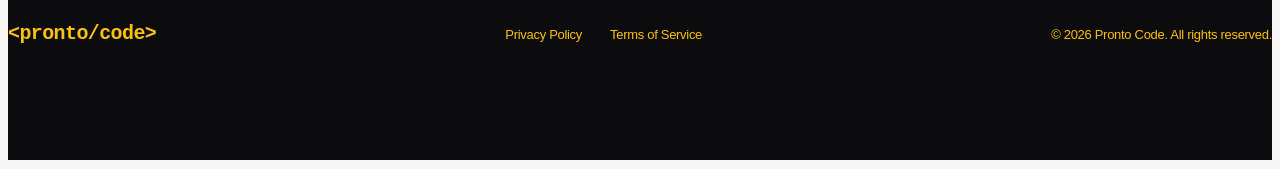
<file: post-crm-workflow.html>
<!DOCTYPE html>
<html lang="en">
<head>
  <meta charset="utf-8" />
  <meta name="viewport" content="width=device-width, initial-scale=1" />
  <title>How to Build a CRM Workflow That Stops Leads Going Cold | Pronto Code</title>
  <meta name="description" content="Build a CRM workflow with clear stages, ownership, follow-up, and reporting so promising leads do not fall through the cracks." />
  <link rel="canonical" href="https://prontocode.net/post-crm-workflow.html" />
  <link href="https://cdn.prod.website-files.com/6943bb74ebfee7edeb271423/css/flo-click.shared.e616694aa.min.css" rel="stylesheet" />
  <link href="styles.css?v=18" rel="stylesheet" />
  <link rel="icon" type="image/png" sizes="32x32" href="favicon-32x32.png?v=4" />
  <script type="application/ld+json">{"@context":"https://schema.org","@type":"Article","headline":"How to Build a CRM Workflow That Stops Leads Going Cold","description":"A practical CRM workflow guide for lead routing, follow-up, and ownership.","datePublished":"2026-09-03","dateModified":"2026-09-03","author":{"@type":"Organization","name":"Pronto Code"},"publisher":{"@type":"Organization","name":"Pronto Code"},"mainEntityOfPage":"https://prontocode.net/post-crm-workflow.html"}</script>
</head>
<body><div class="page-load-curtain" aria-hidden="true"></div><div class="page-wrapper">
  <header data-animation="default" data-collapse="medium" data-duration="400" role="banner" class="navbar w-nav"><div class="container navbar w-container"><div class="navbar-wrapper"><a href="index.html" class="navbar-brand w-nav-brand" aria-label="Pronto Code home" style="display:flex;align-items:center;text-decoration:none;"><img src="logo-badge.png" alt="Pronto Code" style="height:36px;width:auto;display:block;" /></a><nav role="navigation" class="navbar-menu-wrapper w-nav-menu"><div class="navlink-wrap"><a href="index.html" class="navlink-item w-nav-link">Home</a><a href="blog.html" class="navlink-item w-nav-link w--current">Blog</a><a href="contact.html" class="navlink-item w-nav-link mobile-only-nav">Contact</a></div><div class="mobile-menu-actions"><a href="index.html#book-a-call" class="button-small primary mobile-nav-call">Book a call</a></div></nav><div class="navbar-content-right"><div class="navbar-buttons-wrapper"><a href="contact.html" class="button-small with-icon w-inline-block"><div>Contact</div></a><a href="index.html#book-a-call" class="button-small primary w-button">Book a call</a></div><div class="w-nav-button" aria-label="Toggle Menu" role="button" tabindex="0"><div class="w-icon-nav-menu"><span class="menu-bar-middle"></span></div></div></div></div></div></header>
  <main class="pc-article-page"><div class="pc-article-shell">
    <header class="pc-article-header"><div class="badge-post small"><div>CRM</div></div><h1>How to Build a CRM Workflow That Stops Leads Going Cold</h1><p class="pc-article-summary">A CRM is not a contact list. It is the system that makes the next action, owner, and customer context clear from first inquiry to a closed opportunity.</p><div class="pc-article-meta"><span>Pronto Code</span><span>•</span><time datetime="2026-09-03">September 3, 2026</time><span>•</span><span>4 min read</span></div><div class="pc-article-cover pc-cover-crm"><img class="pc-cover-image" src="blog-covers/crm-workflow.jpg" alt="Team reviewing customer information together" /><span class="pc-cover-label">CRM workflow</span></div></header>
    <article class="pc-article-content">
      <p>Leads rarely go cold because a team does not care. They go cold because the information enters in different ways, nobody has an unmistakable next action, or a handoff occurs in a spreadsheet, inbox, and chat thread at the same time. A good CRM workflow removes that ambiguity.</p>
      <p>The aim is simple: every active record should have a responsible owner, a current stage, and a next meaningful action. If one of those is missing, the system should make the gap visible.</p>
      <h2>Define the job of your CRM</h2>
      <p>Start by deciding which decisions the CRM should support. For most service businesses, it needs to answer: Where did this lead come from? What do they need? Who owns the next conversation? What was promised? What has to happen before the opportunity can move forward?</p>
      <p>Do not try to store every possible detail on day one. Capture the fields that change routing, qualification, delivery, or reporting. Excess fields make intake slower and encourage people to work around the system.</p>
      <h2>Use stages that reflect real customer commitments</h2>
      <p>Pipeline stages should describe observable progress, not hopeful intent. “New inquiry,” “qualified,” “discovery booked,” “proposal sent,” “decision pending,” and “won or lost” are useful only if your team agrees what moves a record into each stage.</p>
      <p>Write a one-sentence entry rule and exit rule for every stage. For example, an opportunity is not “proposal sent” because someone mentioned pricing on a call. It reaches that stage when the proposal has actually been shared and the follow-up date is recorded.</p>
      <div class="pc-article-callout"><strong>Useful test:</strong> If two people could look at the same record and place it in different stages, the definition needs work. The CRM should reduce interpretation, not create another debate.</div>
      <h2>Route every new lead to an owner</h2>
      <p>Lead routing is one of the best places for automation. When a web form, ad, referral, or inbox message creates a record, apply the assignment rules immediately. They may be based on territory, service line, existing relationship, capacity, or a simple rotation.</p>
      <p>Then notify the owner where they already work, while keeping the CRM as the source of truth. The notification should carry the relevant context and link directly to the record. A message without a record is easy to lose; a record without an owner is easy to ignore.</p>
      <h2>Make follow-up a process, not a reminder habit</h2>
      <p>Every stage should suggest a next action: a call, a short note, a proposal review, or a check-in at a defined date. The rule does not have to be rigid. It does have to be visible.</p>
      <ul><li>Create a task whenever an opportunity changes stage.</li><li>Escalate inactive opportunities to the owner before the next action becomes overdue.</li><li>Record outcomes such as no response, not a fit, or timing issue so future follow-up is intentional.</li><li>Review a small list of records with no next action every week.</li></ul>
      <h2>Connect sales to delivery without re-keying data</h2>
      <p>When an opportunity becomes a customer, the relationship should not start over. The signed scope, key contacts, requirements, and promised timeline can create the first records in your project system. That is where a CRM connects directly to a <a href="post-project-management-workflow.html">delivery workflow</a>.</p>
      <p>Keep only the necessary details synchronized. A sales team needs commercial context; a delivery team needs the information required to start work. Decide which system owns each field so updates do not overwrite one another.</p>
      <h2>Report on the places decisions can improve</h2>
      <p>Start with a small dashboard: new leads by source, active opportunities by stage, overdue next actions, and lost reasons. Use it to ask better questions, not to create reporting for its own sake. If a stage regularly stalls, inspect the handoff. If a source produces poor-fit leads, review the messaging or qualification criteria.</p>
      <p>A CRM workflow becomes valuable when the team trusts it enough to run the week from it. Build the first version around clear ownership and next actions, then improve it as real patterns emerge.</p>
      <div class="pc-article-cta"><h2>Need a CRM your team will use?</h2><p>We design connected CRM and follow-up systems around the way your business actually sells and delivers.</p><a href="index.html#book-a-call">Book an intro call →</a></div>
    </article>
  </div></main>
  <footer class="site-footer">
      <div class="section-padding-global">
        <div class="w-layout-blockcontainer container w-container">
          <div class="footer-top-grid">
            <!-- Left CTA Column -->
            <div class="footer-cta-col">
              <div class="footer-eyebrow">Work with us</div>
              <h3 class="footer-cta-heading">Your Premier AI Automation Agency</h3>
              <div class="slide-toggle-btn" data-target="index.html#book-a-call">
                <div class="slide-toggle-track">
                  <div class="slide-toggle-handle">
                    <span class="slide-toggle-text">Let's talk</span>
                  </div>
                  <div class="slide-toggle-arrow">
                    <svg width="20" height="20" viewBox="0 0 24 24" fill="none" stroke="currentColor" stroke-width="2" stroke-linecap="round" stroke-linejoin="round">
                      <line x1="5" y1="12" x2="19" y2="12"></line>
                      <polyline points="12 5 19 12 12 19"></polyline>
                    </svg>
                  </div>
                </div>
              </div>
            </div>

            <!-- Right Nav Columns -->
            <div class="footer-nav-grid">
              <div class="footer-nav-col">
                <div class="footer-col-title">SERVICES</div>
                <ul class="footer-links-list">
                  <li><a href="index.html#learn-more">Project Management Systems</a></li>
                  <li><a href="index.html#learn-more">CRM Setup</a></li>
                  <li><a href="index.html#learn-more">Workflow Automations</a></li>
                  <li><a href="index.html#recent-builds">Client Reporting Dashboards</a></li>
                </ul>
              </div>

              <div class="footer-nav-col">
                <div class="footer-col-title">COMPANY</div>
                <ul class="footer-links-list">
                  <li><a href="index.html">Home</a></li>
                  <li><a href="index.html#how-we-work">Our Process</a></li>
                  <li><a href="index.html#recent-builds">Recent Builds</a></li>
                  <li><a href="contact.html">Contact us</a></li>
                </ul>
              </div>

              <div class="footer-nav-col">
                <div class="footer-col-title">RESOURCES</div>
                <ul class="footer-links-list">
                  <li><a href="blog.html">Blog</a></li>
                  <li><a href="privacy.html">Privacy Policy</a></li>
                  <li><a href="terms.html">Terms of Service</a></li>
                </ul>
              </div>

              <div class="footer-nav-col">
                <div class="footer-col-title">CONNECT</div>
                <ul class="footer-links-list">
                  <li><a href="mailto:malique@prontocode.net">malique@prontocode.net</a></li>
                  <li><a href="contact.html">Contact Us</a></li>
                  <li><a href="index.html#book-a-call">Book a Call</a></li>
                </ul>
              </div>
            </div>
          </div>

          <!-- Footer Divider -->
          <div class="footer-divider-line"></div>

          <!-- Footer Bottom Bar -->
          <div class="footer-bottom-row">
            <div class="footer-brand-logo">
              <a href="index.html" class="footer-logo-link">
                <span class="footer-code-tag">&lt;pronto/code&gt;</span>
              </a>
            </div>
            <div class="footer-legal-links">
              <a href="privacy.html">Privacy Policy</a>
              <a href="terms.html">Terms of Service</a>
            </div>
            <div class="footer-copyright-text">
              © 2026 Pronto Code. All rights reserved.
            </div>
          </div>
        </div>
      </div>
    </footer>
</div><script src="script.js?v=9"></script></body>
</html>
</file>
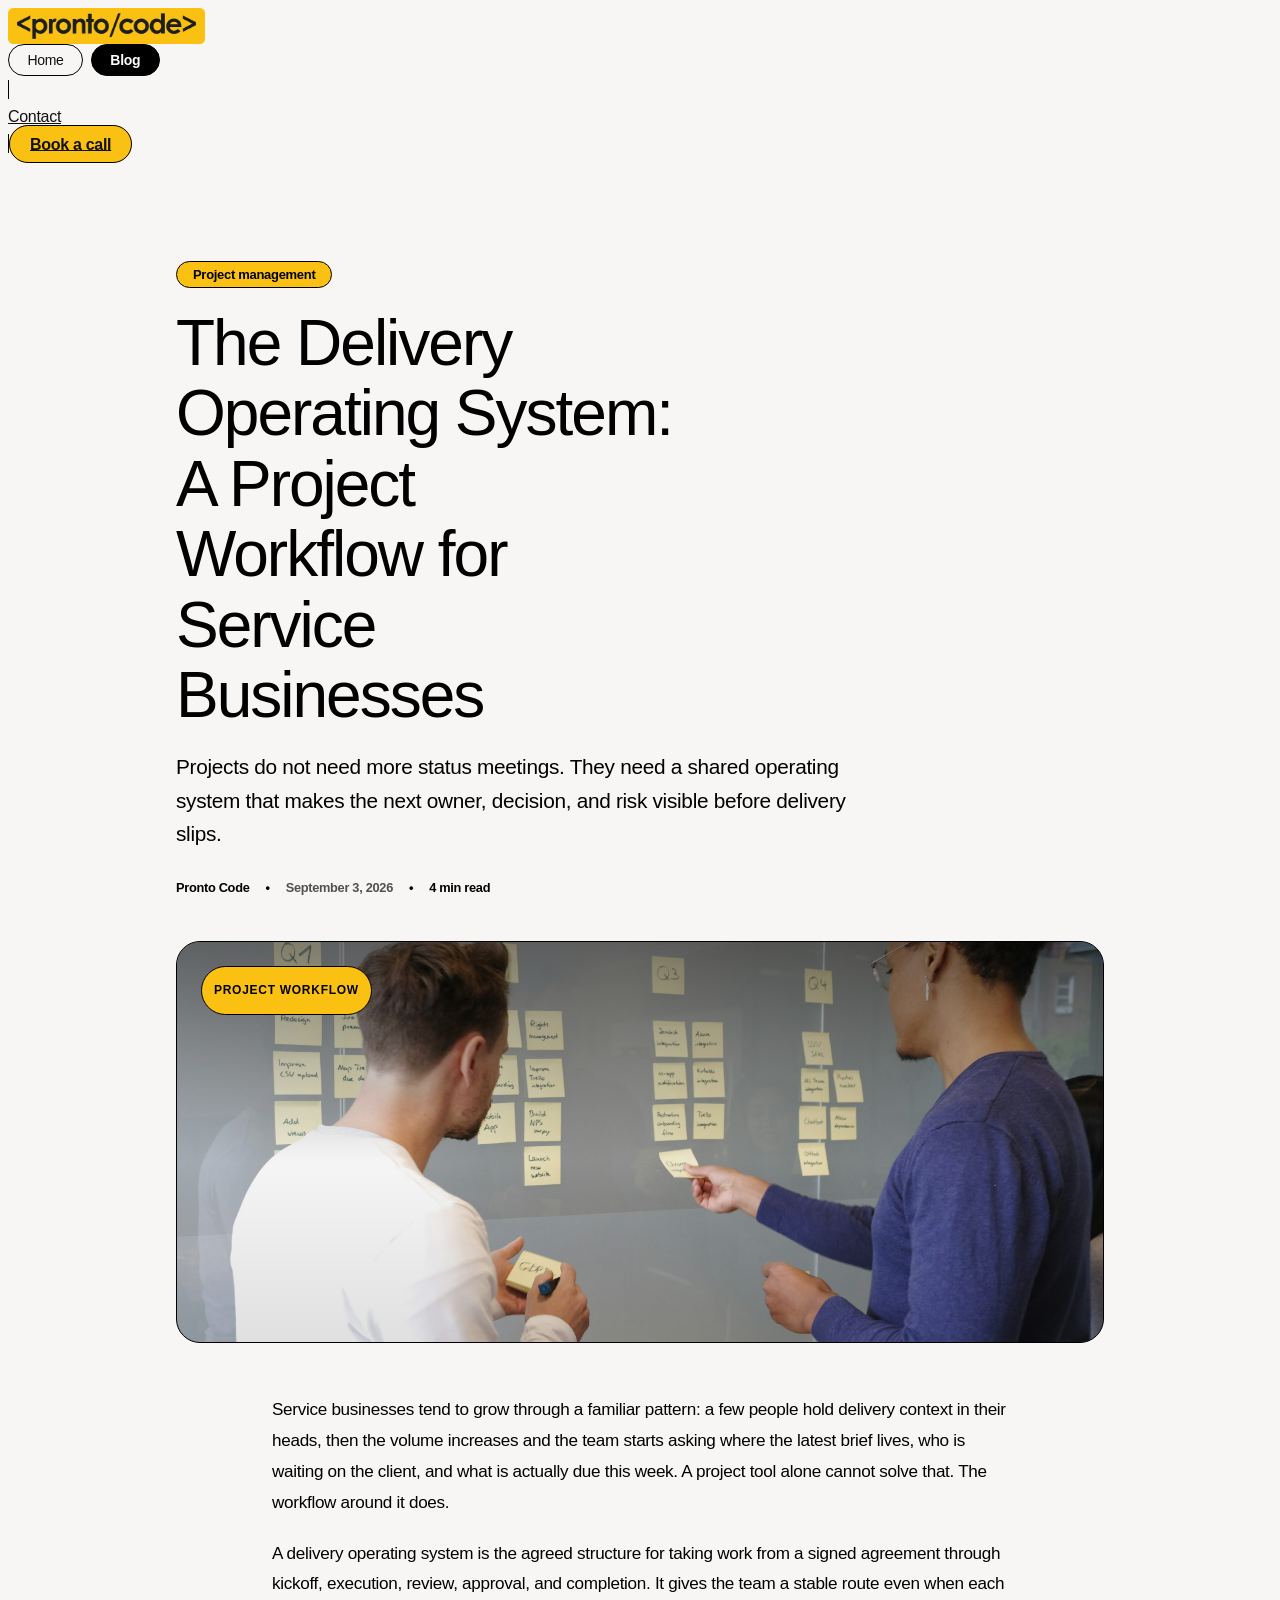
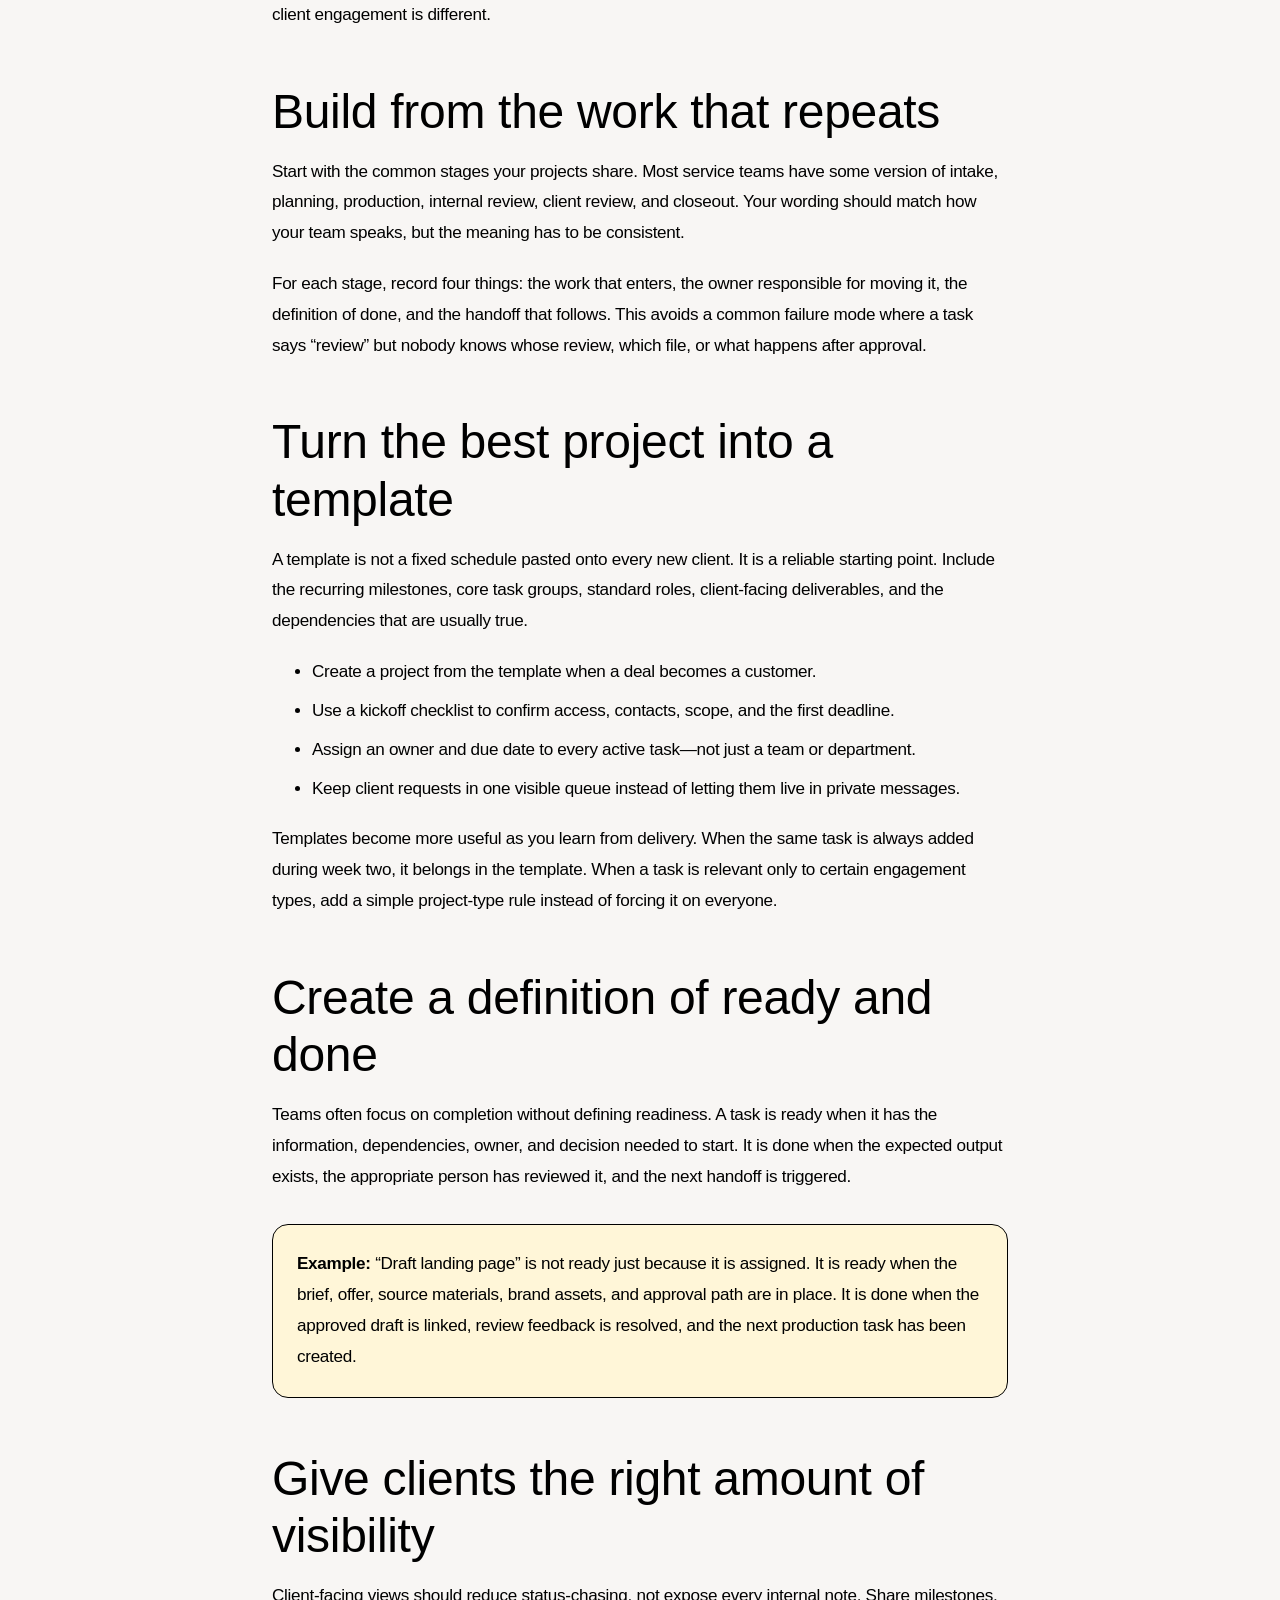
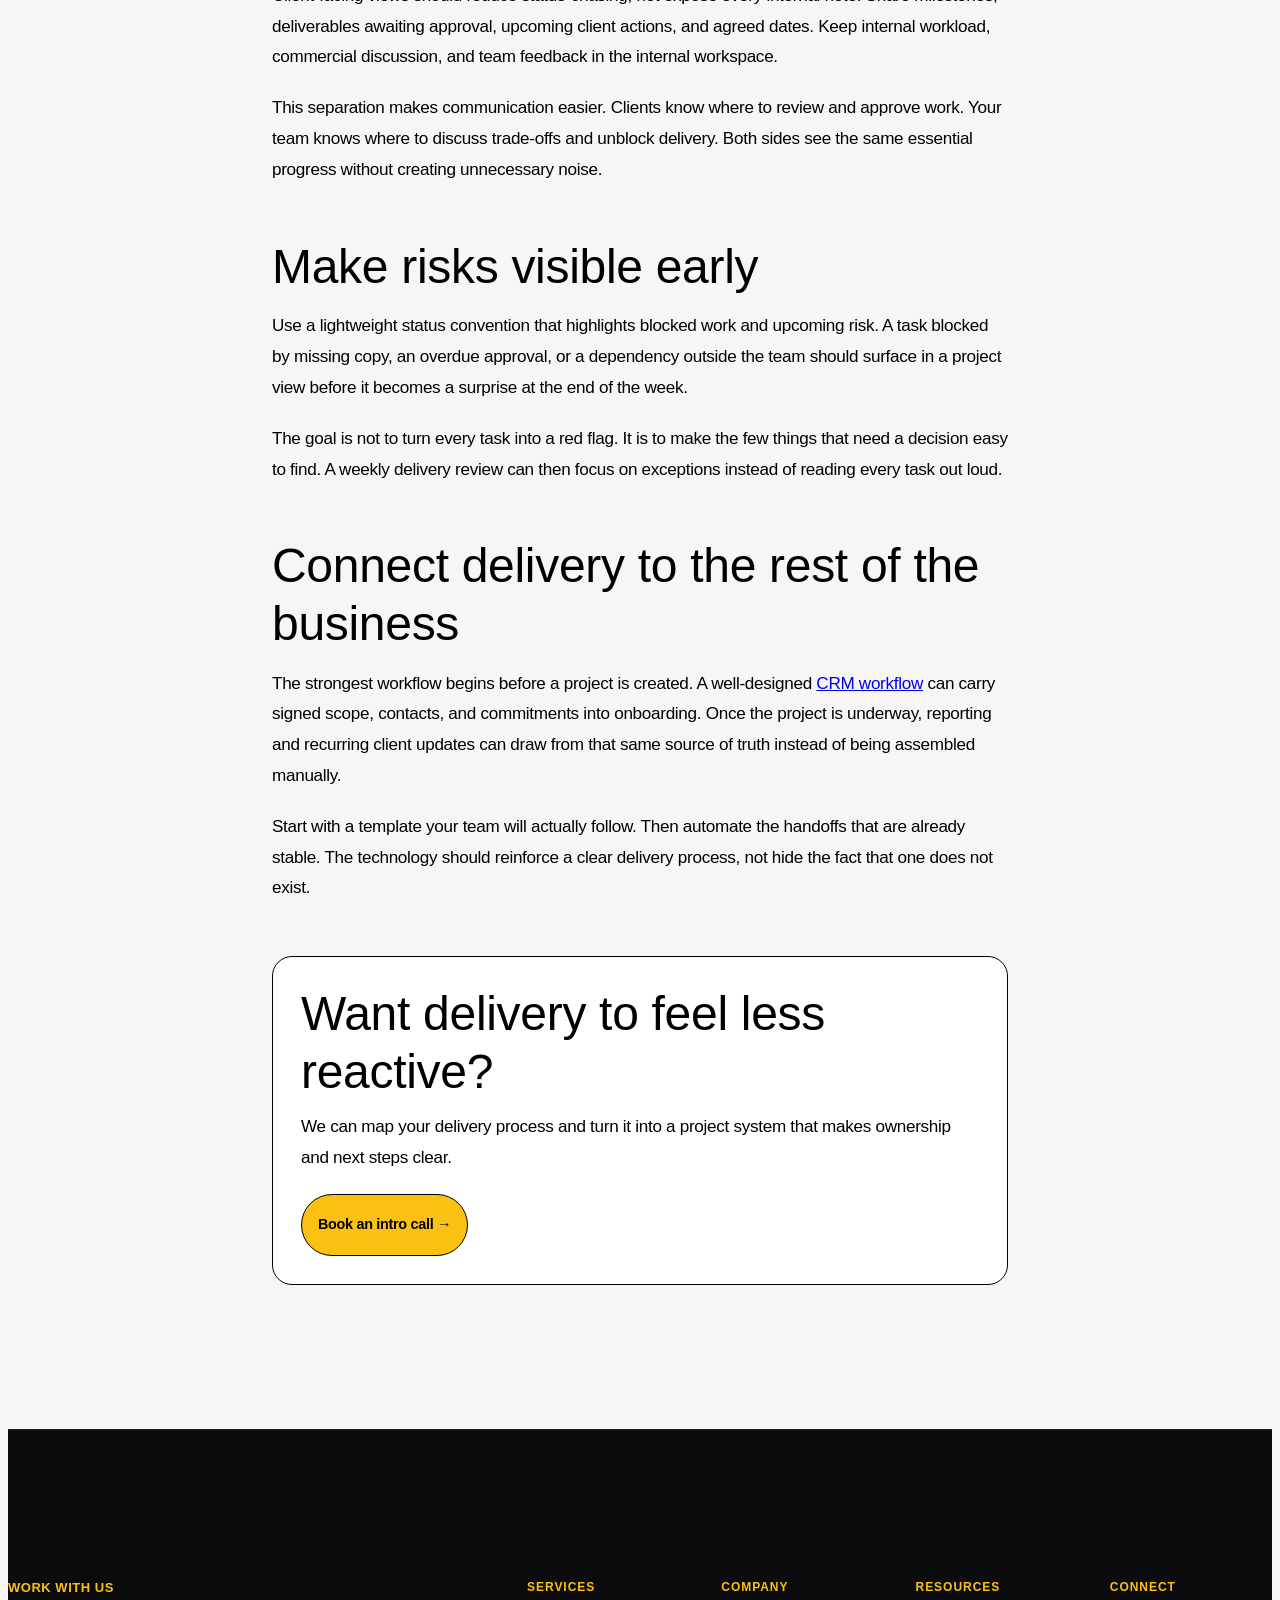
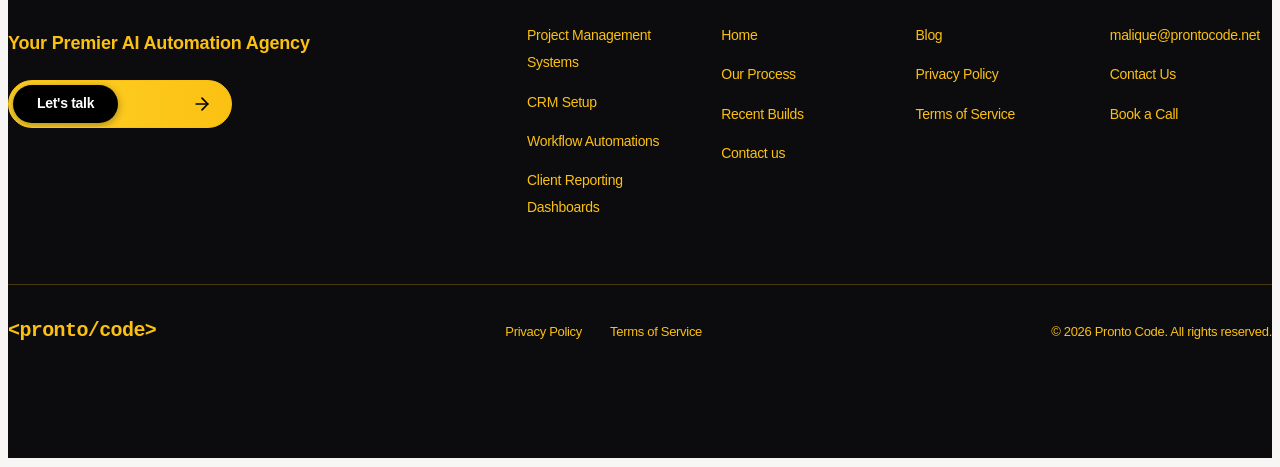
<file: post-project-management-workflow.html>
<!DOCTYPE html>
<html lang="en">
<head>
  <meta charset="utf-8" />
  <meta name="viewport" content="width=device-width, initial-scale=1" />
  <title>The Delivery Operating System: A Project Workflow for Service Businesses | Pronto Code</title>
  <meta name="description" content="A practical project management workflow for service businesses that need clearer delivery, approvals, ownership, and client visibility." />
  <link rel="canonical" href="https://prontocode.net/post-project-management-workflow.html" />
  <link href="https://cdn.prod.website-files.com/6943bb74ebfee7edeb271423/css/flo-click.shared.e616694aa.min.css" rel="stylesheet" />
  <link href="styles.css?v=18" rel="stylesheet" />
  <link rel="icon" type="image/png" sizes="32x32" href="favicon-32x32.png?v=4" />
  <script type="application/ld+json">{"@context":"https://schema.org","@type":"Article","headline":"The Delivery Operating System: A Project Workflow for Service Businesses","description":"A practical project-management workflow for clearer delivery and client handoffs.","datePublished":"2026-09-03","dateModified":"2026-09-03","author":{"@type":"Organization","name":"Pronto Code"},"publisher":{"@type":"Organization","name":"Pronto Code"},"mainEntityOfPage":"https://prontocode.net/post-project-management-workflow.html"}</script>
</head>
<body><div class="page-load-curtain" aria-hidden="true"></div><div class="page-wrapper">
  <header data-animation="default" data-collapse="medium" data-duration="400" role="banner" class="navbar w-nav"><div class="container navbar w-container"><div class="navbar-wrapper"><a href="index.html" class="navbar-brand w-nav-brand" aria-label="Pronto Code home" style="display:flex;align-items:center;text-decoration:none;"><img src="logo-badge.png" alt="Pronto Code" style="height:36px;width:auto;display:block;" /></a><nav role="navigation" class="navbar-menu-wrapper w-nav-menu"><div class="navlink-wrap"><a href="index.html" class="navlink-item w-nav-link">Home</a><a href="blog.html" class="navlink-item w-nav-link w--current">Blog</a><a href="contact.html" class="navlink-item w-nav-link mobile-only-nav">Contact</a></div><div class="mobile-menu-actions"><a href="index.html#book-a-call" class="button-small primary mobile-nav-call">Book a call</a></div></nav><div class="navbar-content-right"><div class="navbar-buttons-wrapper"><a href="contact.html" class="button-small with-icon w-inline-block"><div>Contact</div></a><a href="index.html#book-a-call" class="button-small primary w-button">Book a call</a></div><div class="w-nav-button" aria-label="Toggle Menu" role="button" tabindex="0"><div class="w-icon-nav-menu"><span class="menu-bar-middle"></span></div></div></div></div></div></header>
  <main class="pc-article-page"><div class="pc-article-shell">
    <header class="pc-article-header"><div class="badge-post small"><div>Project management</div></div><h1>The Delivery Operating System: A Project Workflow for Service Businesses</h1><p class="pc-article-summary">Projects do not need more status meetings. They need a shared operating system that makes the next owner, decision, and risk visible before delivery slips.</p><div class="pc-article-meta"><span>Pronto Code</span><span>•</span><time datetime="2026-09-03">September 3, 2026</time><span>•</span><span>4 min read</span></div><div class="pc-article-cover pc-cover-project"><img class="pc-cover-image" src="blog-covers/project-management-workflow.jpg" alt="Team planning work with sticky notes" /><span class="pc-cover-label">Project workflow</span></div></header>
    <article class="pc-article-content">
      <p>Service businesses tend to grow through a familiar pattern: a few people hold delivery context in their heads, then the volume increases and the team starts asking where the latest brief lives, who is waiting on the client, and what is actually due this week. A project tool alone cannot solve that. The workflow around it does.</p>
      <p>A delivery operating system is the agreed structure for taking work from a signed agreement through kickoff, execution, review, approval, and completion. It gives the team a stable route even when each client engagement is different.</p>
      <h2>Build from the work that repeats</h2>
      <p>Start with the common stages your projects share. Most service teams have some version of intake, planning, production, internal review, client review, and closeout. Your wording should match how your team speaks, but the meaning has to be consistent.</p>
      <p>For each stage, record four things: the work that enters, the owner responsible for moving it, the definition of done, and the handoff that follows. This avoids a common failure mode where a task says “review” but nobody knows whose review, which file, or what happens after approval.</p>
      <h2>Turn the best project into a template</h2>
      <p>A template is not a fixed schedule pasted onto every new client. It is a reliable starting point. Include the recurring milestones, core task groups, standard roles, client-facing deliverables, and the dependencies that are usually true.</p>
      <ul><li>Create a project from the template when a deal becomes a customer.</li><li>Use a kickoff checklist to confirm access, contacts, scope, and the first deadline.</li><li>Assign an owner and due date to every active task—not just a team or department.</li><li>Keep client requests in one visible queue instead of letting them live in private messages.</li></ul>
      <p>Templates become more useful as you learn from delivery. When the same task is always added during week two, it belongs in the template. When a task is relevant only to certain engagement types, add a simple project-type rule instead of forcing it on everyone.</p>
      <h2>Create a definition of ready and done</h2>
      <p>Teams often focus on completion without defining readiness. A task is ready when it has the information, dependencies, owner, and decision needed to start. It is done when the expected output exists, the appropriate person has reviewed it, and the next handoff is triggered.</p>
      <div class="pc-article-callout"><strong>Example:</strong> “Draft landing page” is not ready just because it is assigned. It is ready when the brief, offer, source materials, brand assets, and approval path are in place. It is done when the approved draft is linked, review feedback is resolved, and the next production task has been created.</div>
      <h2>Give clients the right amount of visibility</h2>
      <p>Client-facing views should reduce status-chasing, not expose every internal note. Share milestones, deliverables awaiting approval, upcoming client actions, and agreed dates. Keep internal workload, commercial discussion, and team feedback in the internal workspace.</p>
      <p>This separation makes communication easier. Clients know where to review and approve work. Your team knows where to discuss trade-offs and unblock delivery. Both sides see the same essential progress without creating unnecessary noise.</p>
      <h2>Make risks visible early</h2>
      <p>Use a lightweight status convention that highlights blocked work and upcoming risk. A task blocked by missing copy, an overdue approval, or a dependency outside the team should surface in a project view before it becomes a surprise at the end of the week.</p>
      <p>The goal is not to turn every task into a red flag. It is to make the few things that need a decision easy to find. A weekly delivery review can then focus on exceptions instead of reading every task out loud.</p>
      <h2>Connect delivery to the rest of the business</h2>
      <p>The strongest workflow begins before a project is created. A well-designed <a href="post-crm-workflow.html">CRM workflow</a> can carry signed scope, contacts, and commitments into onboarding. Once the project is underway, reporting and recurring client updates can draw from that same source of truth instead of being assembled manually.</p>
      <p>Start with a template your team will actually follow. Then automate the handoffs that are already stable. The technology should reinforce a clear delivery process, not hide the fact that one does not exist.</p>
      <div class="pc-article-cta"><h2>Want delivery to feel less reactive?</h2><p>We can map your delivery process and turn it into a project system that makes ownership and next steps clear.</p><a href="index.html#book-a-call">Book an intro call →</a></div>
    </article>
  </div></main>
  <footer class="site-footer">
      <div class="section-padding-global">
        <div class="w-layout-blockcontainer container w-container">
          <div class="footer-top-grid">
            <!-- Left CTA Column -->
            <div class="footer-cta-col">
              <div class="footer-eyebrow">Work with us</div>
              <h3 class="footer-cta-heading">Your Premier AI Automation Agency</h3>
              <div class="slide-toggle-btn" data-target="index.html#book-a-call">
                <div class="slide-toggle-track">
                  <div class="slide-toggle-handle">
                    <span class="slide-toggle-text">Let's talk</span>
                  </div>
                  <div class="slide-toggle-arrow">
                    <svg width="20" height="20" viewBox="0 0 24 24" fill="none" stroke="currentColor" stroke-width="2" stroke-linecap="round" stroke-linejoin="round">
                      <line x1="5" y1="12" x2="19" y2="12"></line>
                      <polyline points="12 5 19 12 12 19"></polyline>
                    </svg>
                  </div>
                </div>
              </div>
            </div>

            <!-- Right Nav Columns -->
            <div class="footer-nav-grid">
              <div class="footer-nav-col">
                <div class="footer-col-title">SERVICES</div>
                <ul class="footer-links-list">
                  <li><a href="index.html#learn-more">Project Management Systems</a></li>
                  <li><a href="index.html#learn-more">CRM Setup</a></li>
                  <li><a href="index.html#learn-more">Workflow Automations</a></li>
                  <li><a href="index.html#recent-builds">Client Reporting Dashboards</a></li>
                </ul>
              </div>

              <div class="footer-nav-col">
                <div class="footer-col-title">COMPANY</div>
                <ul class="footer-links-list">
                  <li><a href="index.html">Home</a></li>
                  <li><a href="index.html#how-we-work">Our Process</a></li>
                  <li><a href="index.html#recent-builds">Recent Builds</a></li>
                  <li><a href="contact.html">Contact us</a></li>
                </ul>
              </div>

              <div class="footer-nav-col">
                <div class="footer-col-title">RESOURCES</div>
                <ul class="footer-links-list">
                  <li><a href="blog.html">Blog</a></li>
                  <li><a href="privacy.html">Privacy Policy</a></li>
                  <li><a href="terms.html">Terms of Service</a></li>
                </ul>
              </div>

              <div class="footer-nav-col">
                <div class="footer-col-title">CONNECT</div>
                <ul class="footer-links-list">
                  <li><a href="mailto:malique@prontocode.net">malique@prontocode.net</a></li>
                  <li><a href="contact.html">Contact Us</a></li>
                  <li><a href="index.html#book-a-call">Book a Call</a></li>
                </ul>
              </div>
            </div>
          </div>

          <!-- Footer Divider -->
          <div class="footer-divider-line"></div>

          <!-- Footer Bottom Bar -->
          <div class="footer-bottom-row">
            <div class="footer-brand-logo">
              <a href="index.html" class="footer-logo-link">
                <span class="footer-code-tag">&lt;pronto/code&gt;</span>
              </a>
            </div>
            <div class="footer-legal-links">
              <a href="privacy.html">Privacy Policy</a>
              <a href="terms.html">Terms of Service</a>
            </div>
            <div class="footer-copyright-text">
              © 2026 Pronto Code. All rights reserved.
            </div>
          </div>
        </div>
      </div>
    </footer>
</div><script src="script.js?v=9"></script></body>
</html>
</file>
<file: styles.css>
/* Pronto Code - Custom Enhancements & Floclick Alignment */
@import url('https://cdn.prod.website-files.com/6943bb74ebfee7edeb271423/css/flo-click.shared.e616694aa.min.css');

:root {
  --bg-white: #f8f6f4;
  --yellow: #ecba46;
  --pink: #d53c5b;
  --red: #d94432;
  --floclick-gradient: linear-gradient(90deg, #ecba46 0%, #d53c5b 19%, #d94432 100%);
}

/* Base Body & Global Typography - Solid Black */
body,
p,
span:not(.slide-toggle-arrow *):not(.button-arrow-wrap *):not(.site-footer *),
h1:not(.site-footer *), h2:not(.site-footer *), h3:not(.site-footer *), h4:not(.site-footer *), h5:not(.site-footer *), h6:not(.site-footer *),
.paragraph, 
.section-paragraph,
.hero-heading-wrap p,
.section-header-wrap p,
.hero-content-wrap p,
.feature-card-paragraph,
.features-card-wrap p,
.case-study-summary,
.testimonial-quote,
.legal-content-wrap p {
  color: #000000 !important;
}

body {
  font-family: 'Inter', sans-serif !important;
  font-size: 1rem !important;
  line-height: 170% !important;
  letter-spacing: -0.3px !important;
  color: #000000 !important;
  background-color: #f8f6f4 !important;
  background-image: url('https://cdn.prod.website-files.com/6943bb74ebfee7edeb271423/695268b1caa8583b96cd2a48_BG-dot-pattern.svg') !important;
  background-repeat: repeat !important;
  background-position: 50% 0 !important;
  overflow-x: hidden !important;
}

/* Reveal a ready page from top to bottom without delaying the content behind it. */
.page-load-curtain {
  position: fixed;
  inset: 0;
  z-index: 9999;
  pointer-events: none;
  background: #f8f6f4;
  animation: page-load-reveal 0.9s cubic-bezier(0.22, 0.8, 0.22, 1) forwards;
}

@keyframes page-load-reveal {
  from { clip-path: inset(0 0 0 0); }
  to { clip-path: inset(100% 0 0 0); }
}

@media (prefers-reduced-motion: reduce) {
  .page-load-curtain { display: none; }
}

/* Remove duplicated background from all sections and wrappers (lets single body pattern show) */
.page-wrapper,
.main-wrapper,
.home-hero-section,
.hero-wrapper,
.hero-header-content,
.hero-banner-section,
.hero-section-padding,
.case-study-details-section,
.solution-image-wrap,
.container,
.section-padding-global,
section:not(.global-reach-section):not(.site-footer) {
  background-image: none !important;
  background-color: transparent !important;
}

/* Exclude Globe Section from Background Dots (Clean Solid Canvas) */
.global-reach-section,
section.global-reach-section {
  background-color: #f8f6f4 !important;
  background-image: none !important;
  position: relative !important;
  z-index: 2 !important;
}

/* Exclude Footer from Background Dots (Solid Dark Theme) */
.site-footer,
footer {
  background-color: #0c0c0e !important;
  background-image: none !important;
  position: relative !important;
  z-index: 2 !important;
}

h1 {
  font-family: 'Geist', sans-serif !important;
  font-size: 4rem !important;
  line-height: 1.1 !important;
  font-weight: 400 !important;
  letter-spacing: -2px !important;
  color: #000000 !important;
}

h2 {
  font-family: 'Inter', sans-serif !important;
  font-size: 3rem !important;
  font-weight: 400 !important;
  line-height: 1.2 !important;
  color: #000000 !important;
}

h3 {
  font-family: 'Inter', sans-serif !important;
  font-size: 2rem !important;
  font-weight: 400 !important;
  line-height: 1.2 !important;
  color: #000000 !important;
}

/* Exact Original Webflow Section Vertical Spacing */
.section-padding-global {
  padding-top: 4rem !important;
  padding-bottom: 4rem !important;
}

.section-padding-global.small {
  padding-top: 2rem !important;
  padding-bottom: 2rem !important;
}

.section-padding-global.bottom-none {
  padding-bottom: 0 !important;
}

/* CTA Wrap & Cal.com Embed Sizing */
.cta-wrap {
  width: 100% !important;
  max-width: 100% !important;
  padding: 3.5rem 2rem !important;
  display: flex !important;
  flex-direction: column !important;
  align-items: center !important;
  justify-content: space-between !important;
  box-sizing: border-box !important;
  overflow: hidden !important;
  border-radius: 1rem !important;
  background-image: none !important;
  background-color: #FBC112 !important;
  border: 1.5px solid #000000 !important;
}

.cta-wrap h2,
.cta-content-wrap h2 {
  color: #000000 !important;
}

.cta-wrap p,
.cta-content-wrap p,
.cta-paragraph {
  color: #000000 !important;
  opacity: 1 !important;
}

@media screen and (max-width: 767px) {
  .cta-wrap {
    padding: 2rem 1.25rem !important;
  }
}

.cta-content-wrap {
  width: 100% !important;
  max-width: 600px !important;
  margin: 0 auto 24px !important;
  text-align: center !important;
}

/* Solid Dark Cal.com Card matching Floclick 1:1 look */
.cal-com-embed {
  width: 100% !important;
  max-width: 960px !important;
  height: 600px !important;
  margin: 0 auto !important;
  border-radius: 1rem !important;
  overflow: hidden !important;
  background: #101010 !important;
  box-shadow: 0 20px 50px rgba(0, 0, 0, 0.3) !important;
  box-sizing: border-box !important;
}

#my-cal-inline-discovery-call {
  width: 100% !important;
  height: 600px !important;
  background: #101010 !important;
  overflow: hidden !important;
  border-radius: 1rem !important;
  box-sizing: border-box !important;
}

#my-cal-inline-discovery-call iframe {
  width: 100% !important;
  height: 100% !important;
  background: #101010 !important;
  border: none !important;
  border-radius: 1rem !important;
}

/* Badge Inline Pill Styling - Solid Black Border */
.badge-post, 
.badge-post.small,
.badge,
.category-badge {
  display: inline-flex !important;
  align-items: center !important;
  width: max-content !important;
  max-width: max-content !important;
  padding: 6px 16px !important;
  background-image: none !important;
  background-color: #FBC112 !important;
  border-radius: 100px !important;
  color: #000000 !important;
  font-size: 13px !important;
  font-weight: 600 !important;
  line-height: 1 !important;
  margin-bottom: 20px !important;
  border: 1.5px solid #000000 !important;
}

.badge-post *, 
.badge-post.small * {
  color: #000000 !important;
}

/* Feature Solution & Service / Process Cards - Solid Black Border */
.home-solution-card,
.service-card-wrap,
.service-card-wrap.space-between,
.tab-pane .service-card-wrap,
.section-cards-wrapper .service-card-wrap {
  border: 1.5px solid #000000 !important;
  background-color: #ffffff !important;
  border-radius: 1.25rem !important;
  overflow: hidden !important;
  box-shadow: none !important;
  transition: transform 0.2s ease, box-shadow 0.2s ease !important;
  text-align: left !important;
}

/* Solution Card Images - Clean Solid Black Border */
.home-solution-card .solution-image,
.home-solution-card .image-gradient-wrapper img,
.solution-image {
  border: 1.5px solid #000000 !important;
  border-radius: 1rem !important;
  box-sizing: border-box !important;
}


/* Tab Slide Left Alignment (Starts flush with stars) */
.tab-pane,
.tab-pane .service-card-wrap,
.tab-pane .feature-content-wrap,
.tab-pane .feature-top-block,
.tab-pane .feature-text-block {
  text-align: left !important;
  align-items: flex-start !important;
}

.tab-pane .feature-content-wrap {
  display: flex !important;
  flex-direction: column !important;
  align-items: flex-start !important;
  justify-content: center !important;
  text-align: left !important;
}

.tab-pane .feature-top-block {
  display: flex !important;
  flex-direction: column !important;
  align-items: flex-start !important;
  text-align: left !important;
  width: 100% !important;
  margin-bottom: 20px !important;
}

.tab-pane .feature-title,
.tab-pane h3 {
  text-align: left !important;
  margin: 0 0 12px 0 !important;
  color: #000000 !important;
}

.tab-pane .section-paragraph,
.tab-pane .feature-text-block p {
  text-align: left !important;
  margin: 0 0 20px 0 !important;
  color: #000000 !important;
}

.tab-pane .feature-list {
  display: flex !important;
  flex-direction: column !important;
  align-items: flex-start !important;
  padding: 0 !important;
  margin: 0 !important;
  text-align: left !important;
  gap: 12px !important;
  width: 100% !important;
}

.tab-pane .feature-list-item {
  display: flex !important;
  align-items: center !important;
  justify-content: flex-start !important;
  text-align: left !important;
  gap: 10px !important;
}

/* How we work with your agency - 3 Workflow Process Cards Uniform Alignment */
.section-cards-wrapper {
  display: flex !important;
  flex-direction: column !important;
  gap: 32px !important;
}

.section-cards-wrapper .service-card-wrap {
  display: grid !important;
  grid-template-columns: 1fr !important;
  align-items: center !important;
  gap: 0 !important;
  padding: 48px !important;
  min-height: 0 !important;
  box-sizing: border-box !important;
}

.section-cards-wrapper .feature-content-wrap {
  display: flex !important;
  flex-direction: column !important;
  justify-content: center !important;
  align-items: flex-start !important;
  height: auto !important;
  min-height: 0 !important;
  gap: 24px !important;
}

.section-cards-wrapper .feature-title {
  font-family: 'Outfit', 'Inter', sans-serif !important;
  font-size: 32px !important;
  font-weight: 700 !important;
  line-height: 1.2 !important;
  color: #000000 !important;
  margin: 0 !important;
  text-align: left !important;
}

.section-cards-wrapper .feature-content-wrap p {
  font-family: 'Inter', sans-serif !important;
  font-size: 16px !important;
  line-height: 1.6 !important;
  color: #111111 !important;
  margin: 0 !important;
  text-align: left !important;
}

.section-cards-wrapper .feature-img-wrap {
  display: flex !important;
  align-items: center !important;
  justify-content: center !important;
  width: 100% !important;
  height: 100% !important;
}

.section-cards-wrapper .feature-img-wrap img {
  width: 100% !important;
  height: 360px !important;
  object-fit: cover !important;
  border-radius: 1rem !important;
}

@media screen and (max-width: 991px) {
  .section-cards-wrapper .service-card-wrap {
    grid-template-columns: 1fr !important;
    gap: 2rem !important;
    padding: 32px !important;
    min-height: auto !important;
  }
}

/* The blog filters can wrap on smaller screens, so they use direct pills
   rather than the shared full-row sliding indicator used elsewhere. */
.pc-blog-tabs .tab-sliding-indicator {
  display: none !important;
}

.pc-blog-tabs .feature-tab-link {
  display: inline-flex !important;
  min-height: 2.5rem !important;
  min-width: 0 !important;
  padding: 0.625rem 1rem !important;
  border: 1.5px solid #000 !important;
  border-radius: 999px !important;
  background: transparent !important;
  color: #000 !important;
  font-size: 0.875rem !important;
  font-weight: 600 !important;
}

.pc-blog-tabs .feature-tab-link.w--current,
.pc-blog-tabs .feature-tab-link.active,
.pc-blog-tabs .feature-tab-link:hover {
  border-color: #000 !important;
  background: #fbc112 !important;
  color: #000 !important;
}

.pc-blog-tabs .feature-tab-link.w--current div,
.pc-blog-tabs .feature-tab-link.active div,
.pc-blog-tabs .feature-tab-link:hover div {
  color: #fff !important;
}

/* Article-cover photography: full-bleed images with a quiet contrast layer.
   These rules deliberately supersede the earlier experimental logo-tile art. */
.pc-blog-cover,
.pc-article-cover {
  background: #e9e9e9 !important;
}

.pc-cover-image {
  position: absolute;
  z-index: 0;
  inset: 0;
  display: block;
  width: 100%;
  height: 100%;
  object-fit: cover;
  object-position: center;
}

.pc-blog-cover::before,
.pc-article-cover::before {
  z-index: 1;
  inset: 0;
  border: 0;
  border-radius: 0;
  background: linear-gradient(180deg, rgba(0, 0, 0, 0.48) 0%, rgba(0, 0, 0, 0.04) 55%, rgba(0, 0, 0, 0.12) 100%);
}

.pc-blog-cover::after,
.pc-article-cover::after,
.pc-cover-logo-grid,
.pc-cover-shape {
  display: none !important;
}

/* Blog cover labels use the brand accent: high contrast over photography and
   visually consistent with the site's primary call-to-action buttons. */
body .page-wrapper .pc-blog-cover > span.pc-cover-label,
body .page-wrapper .pc-article-cover > span.pc-cover-label {
  z-index: 2 !important;
  border: 1.5px solid #000 !important;
  background: #fbc112 !important;
  color: #000 !important;
  box-shadow: none !important;
}

/* Blog categories: black at rest, brand yellow when interacted with. */
.pc-blog-tabs .feature-tab-link.w--current,
.pc-blog-tabs .feature-tab-link.active,
.pc-blog-tabs .feature-tab-link:not(.w--current):not(.active) {
  border-color: #000 !important;
  background-color: #000 !important;
  color: #fff !important;
}

.pc-blog-tabs .feature-tab-link:not(.w--current):not(.active):hover,
.pc-blog-tabs .feature-tab-link:not(.w--current):not(.active):focus-visible,
.pc-blog-tabs .feature-tab-link.w--current:hover,
.pc-blog-tabs .feature-tab-link.w--current:focus-visible,
.pc-blog-tabs .feature-tab-link.active:hover,
.pc-blog-tabs .feature-tab-link.active:focus-visible {
  border-color: #000 !important;
  background-color: #fbc112 !important;
  color: #000 !important;
}

/* Compact, right-aligned mobile navigation. Every page link keeps the same
   pill dimensions, while the call-to-action no longer stretches the drawer. */
@media screen and (max-width: 991px) {
  .navbar-menu-wrapper.w-nav-menu {
    padding: 0.75rem !important;
    gap: 0.5rem !important;
  }

  .navbar-menu-wrapper .navlink-wrap {
    align-items: flex-end !important;
    gap: 0.375rem !important;
  }

  .navbar-menu-wrapper .navlink-item {
    justify-content: center !important;
    min-width: 8.5rem !important;
    min-height: 2.75rem !important;
    padding: 0.5rem 1rem !important;
    border-radius: 999px !important;
  }

  .mobile-menu-actions {
    display: flex !important;
    width: 100% !important;
    align-items: flex-end !important;
    padding-top: 0 !important;
    border-top: 0 !important;
  }

  .mobile-menu-actions .button-small {
    width: auto !important;
    min-height: 2.75rem !important;
    padding: 0.5rem 1rem !important;
  }
}

/* The base typography rule intentionally makes most spans black. Article
   labels are the exception: their dark backing needs white text. */
body .page-wrapper .pc-blog-cover > span.pc-cover-label,
body .page-wrapper .pc-article-cover > span.pc-cover-label {
  color: #fff !important;
}

.pc-blog-cover {
  height: 14rem !important;
  min-height: 14rem !important;
}

.pc-article-cover {
  height: clamp(16rem, 36vw, 25rem) !important;
  min-height: clamp(16rem, 36vw, 25rem) !important;
}

.pc-cover-image {
  position: absolute !important;
  width: 100% !important;
  height: 100% !important;
}

@media screen and (max-width: 767px) {
  .pc-blog-cover {
    height: 12rem !important;
    min-height: 12rem !important;
  }
}

.pc-blog-cover .pc-cover-label,
.pc-article-cover .pc-cover-label {
  z-index: 2;
  border-color: rgba(255, 255, 255, 0.8);
  background: rgba(0, 0, 0, 0.58);
  color: #fff !important;
}

/* Logo-led blog covers: real product marks, without decorative graphics that
   compete with them. */
.pc-blog-cover::after,
.pc-article-cover::after {
  display: none !important;
}

.pc-cover-automation { background: #151515 !important; }
.pc-cover-crm { background: #12251f !important; }
.pc-cover-project { background: #1b1b25 !important; }
.pc-cover-ai { background: #151c18 !important; }

.pc-cover-label {
  border-color: rgba(255, 255, 255, 0.75) !important;
  background: #000 !important;
  color: #fff !important;
}

.pc-cover-label * { color: inherit !important; }

.pc-blog-cover .pc-cover-logo-grid {
  right: 1.25rem;
  bottom: 1.25rem;
  left: auto;
  top: auto;
  transform: none;
}

.pc-article-cover .pc-cover-logo-grid {
  top: 50%;
  right: auto;
  bottom: auto;
  left: 50%;
  transform: translate(-50%, -50%);
}

.pc-article-cover .pc-cover-logo-tile {
  width: clamp(9.5rem, 18vw, 12.5rem);
  height: 5.25rem;
}

/* ==========================================================================
   Pronto Code Blog
   ========================================================================== */
.pc-blog-page {
  padding: clamp(4.5rem, 8vw, 7.5rem) 0 clamp(4rem, 7vw, 6.5rem);
}

.pc-blog-intro {
  display: grid;
  grid-template-columns: minmax(0, 1.2fr) minmax(16rem, 0.8fr);
  gap: 2.5rem;
  align-items: end;
  margin-bottom: 3rem;
}

.pc-blog-intro h1,
.pc-article-header h1 {
  max-width: 14ch;
  margin: 0;
}

.pc-blog-intro p {
  max-width: 38rem;
  margin: 0;
  font-size: 1.1rem;
  line-height: 1.65;
}

.pc-blog-tabs {
  display: flex;
  flex-wrap: wrap;
  gap: 0.625rem;
  margin-bottom: 2.5rem;
  padding-bottom: 1.5rem;
  border-bottom: 1px solid rgba(0, 0, 0, 0.14);
}

.pc-blog-tabs .feature-tab-link {
  min-width: auto;
  padding: 0.625rem 1rem;
  border: 1.5px solid #000;
  border-radius: 999px;
  background: transparent;
  color: #000;
  font-size: 0.875rem;
  font-weight: 600;
  line-height: 1;
  text-decoration: none;
  cursor: pointer;
}

.pc-blog-tabs .feature-tab-link.w--current,
.pc-blog-tabs .feature-tab-link.active,
.pc-blog-tabs .feature-tab-link:hover {
  background: #000;
  color: #fff;
}

.pc-blog-grid {
  display: grid;
  grid-template-columns: repeat(2, minmax(0, 1fr));
  gap: 2rem;
}

.pc-blog-card {
  display: flex;
  flex-direction: column;
  min-height: 100%;
  border: 1.5px solid #000;
  border-radius: 1.5rem;
  overflow: hidden;
  background: rgba(255, 255, 255, 0.88);
  color: #000;
  text-decoration: none;
  box-shadow: 0 10px 24px rgba(0, 0, 0, 0.04);
  transition: transform 180ms ease, box-shadow 180ms ease;
}

.pc-blog-card:hover {
  transform: translateY(-4px);
  color: #000;
  box-shadow: 0 18px 32px rgba(0, 0, 0, 0.1);
}

.pc-blog-cover,
.pc-article-cover {
  position: relative;
  overflow: hidden;
  isolation: isolate;
  background: #111;
}

.pc-blog-cover {
  min-height: 14rem;
}

.pc-article-cover {
  min-height: clamp(16rem, 36vw, 25rem);
  margin-top: 2.5rem;
  border: 1.5px solid #000;
  border-radius: 1.5rem;
}

.pc-blog-cover::before,
.pc-article-cover::before {
  position: absolute;
  z-index: -1;
  inset: 1.25rem;
  border: 1px solid rgba(255, 255, 255, 0.45);
  border-radius: 1rem;
  content: '';
}

.pc-blog-cover::after,
.pc-article-cover::after {
  position: absolute;
  z-index: -1;
  width: 15rem;
  height: 15rem;
  border-radius: 50%;
  background: rgba(255, 210, 42, 0.94);
  box-shadow: 0 0 0 1.25rem rgba(255, 210, 42, 0.18), 0 0 0 2.5rem rgba(255, 210, 42, 0.08);
  content: '';
}

.pc-cover-automation { background: linear-gradient(135deg, #1b1b1b 0%, #5a4700 100%); }
.pc-cover-automation::after { right: 12%; bottom: -5rem; }
.pc-cover-crm { background: linear-gradient(135deg, #081c2e 0%, #0b4a51 100%); }
.pc-cover-crm::after { right: -3rem; top: 2rem; }
.pc-cover-project { background: linear-gradient(135deg, #2f184a 0%, #7a3e34 100%); }
.pc-cover-project::after { left: 18%; bottom: -6rem; }
.pc-cover-ai { background: linear-gradient(135deg, #16201a 0%, #233c2a 100%); }
.pc-cover-ai::after { right: 18%; top: -4rem; }

.pc-cover-label {
  position: absolute;
  top: 1.5rem;
  left: 1.5rem;
  display: inline-flex;
  align-items: center;
  min-height: 2rem;
  padding: 0.45rem 0.75rem;
  border: 1px solid rgba(255, 255, 255, 0.75);
  border-radius: 999px;
  background: rgba(0, 0, 0, 0.6);
  color: #fff !important;
  font-size: 0.75rem;
  font-weight: 700;
  letter-spacing: 0.06em;
  text-transform: uppercase;
}

.pc-cover-shape {
  position: absolute;
  right: 1.5rem;
  bottom: 1.5rem;
  display: grid;
  width: 6.5rem;
  height: 6.5rem;
  place-items: center;
  border: 1px solid rgba(255, 255, 255, 0.75);
  border-radius: 1.25rem;
  background: rgba(255, 255, 255, 0.12);
  color: #fff !important;
  font-family: 'Geist', sans-serif;
  font-size: 2.8rem;
  font-weight: 600;
  line-height: 1;
}

.pc-cover-logo-grid {
  position: absolute;
  right: 1.35rem;
  bottom: 1.35rem;
  display: flex;
  gap: 0.625rem;
  align-items: center;
  max-width: calc(100% - 3rem);
}

.pc-cover-logo-tile {
  display: grid;
  width: 8.25rem;
  height: 3.75rem;
  place-items: center;
  padding: 0.5rem 0.625rem;
  border: 1px solid rgba(255, 255, 255, 0.65);
  border-radius: 0.875rem;
  background: rgba(255, 255, 255, 0.96);
  box-shadow: 0 10px 24px rgba(0, 0, 0, 0.18);
}

.pc-cover-logo-tile img {
  display: block;
  width: 100%;
  max-width: 7rem;
  max-height: 2.3rem;
  object-fit: contain;
}

.pc-cover-logo-grid + .pc-cover-shape {
  display: none;
}

.pc-blog-card-body {
  display: flex;
  flex: 1;
  flex-direction: column;
  padding: 1.5rem;
}

.pc-blog-card-meta,
.pc-article-meta {
  display: flex;
  flex-wrap: wrap;
  gap: 0.625rem 1rem;
  align-items: center;
  color: #515151;
  font-size: 0.8rem;
  font-weight: 600;
}

.pc-blog-card h2 {
  margin: 0.75rem 0;
  font-size: clamp(1.35rem, 2vw, 1.7rem);
  line-height: 1.2;
}

.pc-blog-card p {
  margin: 0;
  color: #414141;
  font-size: 0.98rem;
  line-height: 1.6;
}

.pc-blog-card-read {
  display: inline-flex;
  margin-top: 1.25rem;
  color: #000;
  font-size: 0.9rem;
  font-weight: 700;
}

.pc-article-page {
  padding: clamp(4.5rem, 8vw, 7rem) 0 5rem;
}

.pc-article-shell {
  width: min(100% - 2rem, 58rem);
  margin: 0 auto;
}

.pc-article-header .badge-post {
  margin-bottom: 1rem;
}

.pc-article-header .pc-article-summary {
  max-width: 44rem;
  margin: 1.25rem 0 1.5rem;
  font-size: clamp(1.1rem, 2vw, 1.3rem);
  line-height: 1.6;
}

.pc-article-content {
  max-width: 46rem;
  margin: 3.25rem auto 0;
  font-size: 1.07rem;
  line-height: 1.8;
}

.pc-article-content h2 {
  margin: 3.25rem 0 1rem;
  font-size: clamp(1.75rem, 3vw, 2.35rem);
  line-height: 1.18;
}

.pc-article-content h3 {
  margin: 2rem 0 0.75rem;
  font-size: 1.3rem;
  line-height: 1.3;
}

.pc-article-content p,
.pc-article-content ul,
.pc-article-content ol {
  margin: 0 0 1.25rem;
}

.pc-article-content li + li { margin-top: 0.5rem; }

.pc-article-callout {
  margin: 2rem 0;
  padding: 1.5rem;
  border: 1.5px solid #000;
  border-radius: 1rem;
  background: #fff6d8;
}

.pc-article-callout p:last-child { margin-bottom: 0; }

.pc-article-cta {
  margin-top: 3.25rem;
  padding: 1.75rem;
  border: 1.5px solid #000;
  border-radius: 1.25rem;
  background: #fff;
  color: #000;
}

.pc-article-cta h2,
.pc-article-cta p { color: #000 !important; }
.pc-article-cta h2 { margin: 0 0 0.75rem; font-size: 1.75rem; }
.pc-article-cta p { margin-bottom: 1.25rem; }

.pc-article-cta a {
  display: inline-flex;
  align-items: center;
  min-height: 2.75rem;
  padding: 0.5rem 1rem;
  border: 1.5px solid #000;
  border-radius: 999px;
  background: #fbc112;
  color: #000;
  font-size: 0.9rem;
  font-weight: 700;
  text-decoration: none;
}

.pc-blog-footer {
  padding: 2rem 0;
  background: #0c0c0e;
  color: #fff;
}

.pc-blog-footer-row {
  display: flex;
  flex-wrap: wrap;
  gap: 1rem 2rem;
  align-items: center;
  justify-content: space-between;
}

.pc-blog-footer,
.pc-blog-footer * { color: #fff !important; }
.pc-blog-footer a { text-decoration: none; }
.pc-blog-footer-nav { display: flex; flex-wrap: wrap; gap: 0.75rem 1.25rem; }

@media screen and (max-width: 767px) {
  .pc-blog-intro { grid-template-columns: 1fr; gap: 1rem; }
  .pc-blog-grid { grid-template-columns: 1fr; gap: 1.25rem; }
  .pc-blog-cover { min-height: 12rem; }
  .pc-cover-logo-grid { right: 1rem; bottom: 1rem; gap: 0.45rem; }
  .pc-cover-logo-tile { width: 6.75rem; height: 3.25rem; padding: 0.4rem; }
  .pc-article-cover { border-radius: 1rem; }
  .pc-blog-tabs { gap: 0.5rem; }
  .pc-blog-tabs .feature-tab-link { padding: 0.55rem 0.75rem; font-size: 0.8rem; }
}

/* Seamless Infinite Marquee Carousel */
.marquee-home-hero-wrap {
  width: 100% !important;
  overflow: hidden !important;
  padding: 30px 0 !important;
  position: relative !important;
}

/* Logo Marquee Carousel (Replacing Picture Carousel) */
.logo-marquee-section {
  padding: 4rem 0 5.5rem 0 !important;
  margin-bottom: 2.5rem !important;
  overflow: hidden !important;
  position: relative !important;
  width: 100% !important;
}

.brand-logo-subheading {
  text-align: center !important;
  color: #000000 !important;
  font-size: 14px !important;
  font-weight: 600 !important;
  text-transform: uppercase !important;
  letter-spacing: 0.08em !important;
  margin-bottom: 2.25rem !important;
}

.logo-marquee-track-wrapper {
  overflow: hidden !important;
  width: 100% !important;
  position: relative !important;
  mask-image: linear-gradient(to right, transparent 0%, black 10%, black 90%, transparent 100%) !important;
  -webkit-mask-image: linear-gradient(to right, transparent 0%, black 10%, black 90%, transparent 100%) !important;
}

.logo-marquee-track {
  display: flex !important;
  align-items: center !important;
  width: max-content !important;
  gap: 72px !important;
  padding: 12px 0 !important;
  animation: logoMarqueeScroll 30s linear infinite !important;
}

/* Pause Scrolling On Hover */
.logo-marquee-section:hover .logo-marquee-track,
.logo-marquee-track-wrapper:hover .logo-marquee-track,
.logo-marquee-track:hover {
  animation-play-state: paused !important;
}

.logo-marquee-item {
  flex-shrink: 0 !important;
  display: flex !important;
  align-items: center !important;
  justify-content: center !important;
}

.logo-marquee-item img {
  height: 54px !important;
  max-height: 56px !important;
  width: auto !important;
  object-fit: contain !important;
  filter: none !important;
  opacity: 1 !important;
  transition: opacity 0.2s ease, transform 0.2s ease !important;
  display: block !important;
}

.logo-marquee-item img:hover {
  opacity: 0.75 !important;
  transform: scale(1.06) !important;
}

@keyframes logoMarqueeScroll {
  0% {
    transform: translateX(0);
  }
  100% {
    transform: translateX(calc(-50% - 36px));
  }
}

/* Legal Pages Styling */
.legal-content-wrap {
  line-height: 1.75 !important;
  color: #37373d !important;
}

.legal-content-wrap h1 {
  font-size: 2.5rem !important;
  font-weight: 700 !important;
  margin-bottom: 0.5rem !important;
  letter-spacing: -0.02em !important;
  color: #111111 !important;
}

.legal-content-wrap .legal-updated {
  color: #777777 !important;
  font-size: 15px !important;
  margin-bottom: 2.75rem !important;
}

.legal-content-wrap h2,
.legal-h2 {
  font-size: 1.15rem !important; /* Quarter smaller for numbered bulletins */
  font-weight: 600 !important;
  margin-bottom: 0.75rem !important;
  color: #111111 !important;
  letter-spacing: -0.01em !important;
}

.legal-content-wrap section {
  margin-bottom: 2rem !important;
}

.legal-content-wrap p {
  font-size: 15.5px !important;
  line-height: 1.7 !important;
  color: #44444a !important;
}


/* Brand Navbar Logo Icon */
.brand-logo-icon {
  width: 32px !important;
  height: 32px !important;
  background: #FBC112 !important;
  border-radius: 8px !important;
  display: inline-flex !important;
  align-items: center !important;
  justify-content: center !important;
  color: #111111 !important;
  flex-shrink: 0 !important;
}

.brand-logo-icon svg {
  width: 18px !important;
  height: 18px !important;
  fill: currentColor !important;
}

/* Interactive Slide Toggle Button */
.slide-toggle-btn {
  display: inline-block !important;
  user-select: none !important;
  -webkit-user-select: none !important;
  touch-action: pan-y !important;
  cursor: grab !important;
  text-decoration: none !important;
}

.slide-toggle-track {
  display: flex !important;
  align-items: center !important;
  background-color: #000000 !important;
  border-radius: 100px !important;
  padding: 4px !important;
  position: relative !important;
  width: 224px !important;
  height: 48px !important;
  box-sizing: border-box !important;
  overflow: hidden !important;
  border: 1.5px solid #000000 !important;
}

.slide-toggle-handle {
  background-color: #FBC112 !important;
  color: #111111 !important;
  border-radius: 100px !important;
  padding: 0 24px !important;
  height: calc(100% - 8px) !important;
  font-family: 'Inter', sans-serif !important;
  font-weight: 600 !important;
  font-size: 14px !important;
  display: flex !important;
  align-items: center !important;
  justify-content: center !important;
  position: absolute !important;
  left: 4px !important;
  top: 4px !important;
  z-index: 2 !important;
  box-shadow: 0 2px 8px rgba(0,0,0,0.18) !important;
  transition: transform 0.22s cubic-bezier(0.2, 0.9, 0.3, 1) !important;
  cursor: grab !important;
  will-change: transform !important;
}

.slide-toggle-handle:active {
  cursor: grabbing !important;
  box-shadow: 0 4px 12px rgba(251, 193, 18, 0.4) !important;
}

.slide-toggle-text {
  color: #111111 !important;
  font-weight: 600 !important;
  white-space: nowrap !important;
  pointer-events: none !important;
}

.slide-toggle-arrow {
  margin-left: auto !important;
  padding-right: 15px !important;
  color: #ffffff !important;
  display: flex !important;
  align-items: center !important;
  justify-content: center !important;
  pointer-events: none !important;
  transition: transform 0.25s ease !important;
}

.slide-toggle-btn:hover .slide-toggle-arrow {
  transform: translateX(3px) !important;
}

/* Exact Floclick Dual-Pill Button Style */
.button-primary {
  display: inline-flex !important;
  align-items: center !important;
  background-color: #000000 !important;
  border-radius: 100px !important;
  padding: 3px 6px 3px 3px !important;
  text-decoration: none !important;
  position: relative !important;
  overflow: hidden !important;
  transition: all 0.25s ease-in-out !important;
  border: 1.5px solid #000000 !important;
  cursor: pointer !important;
}

.button-primary .button-text-wrap {
  background-color: #FBC112 !important;
  color: #111111 !important;
  border-radius: 100px !important;
  padding: 12px 28px !important;
  font-family: 'Inter', sans-serif !important;
  font-weight: 600 !important;
  font-size: 15px !important;
  line-height: 1 !important;
  display: flex !important;
  align-items: center !important;
  justify-content: center !important;
  transition: all 0.25s ease-in-out !important;
  border: none !important;
}

.button-primary .button-text {
  color: #111111 !important;
  font-weight: 600 !important;
}

.button-primary .button-arrow-wrap {
  display: flex !important;
  align-items: center !important;
  justify-content: center !important;
  padding: 0 16px 0 14px !important;
  color: #ffffff !important;
  transition: transform 0.25s ease-in-out !important;
}

.button-primary:hover .button-arrow-wrap {
  transform: translateX(4px) !important;
}

.button-small.primary,
.button.primary,
.button-small.w-button:not(.with-icon),
.w-button.primary,
a.button-small.primary,
.navbar-buttons-wrapper a.button-small:not(.with-icon),
.nav-button-wrap a.button-small:not(.with-icon) {
  background-image: none !important;
  background-color: #FBC112 !important;
  color: #111111 !important;
  border-radius: 100px !important;
  padding: 0.6rem 1.25rem !important;
  font-family: 'Inter', sans-serif !important;
  font-weight: 600 !important;
  border: 1.5px solid #000000 !important;
  box-shadow: none !important;
  transition: all 0.2s ease-in-out !important;
}

.button-small.primary:hover,
.button.primary:hover,
.button-small.w-button:not(.with-icon):hover,
.w-button.primary:hover,
a.button-small.primary:hover,
.navbar-buttons-wrapper a.button-small:not(.with-icon):hover,
.nav-button-wrap a.button-small:not(.with-icon):hover {
  background-color: #000000 !important;
  color: #ffffff !important;
  border: 1.5px solid #000000 !important;
}

/* Hero Secondary 'Book a demo' Button */
.buttons-wrapper .button-small.with-icon,
.buttons-wrapper a.button-small {
  border: 1.5px solid #000000 !important;
  color: #111111 !important;
  background-color: transparent !important;
  font-family: 'Inter', sans-serif !important;
  font-weight: 500 !important;
  border-radius: 100px !important;
  height: 48px !important;
  display: inline-flex !important;
  align-items: center !important;
  justify-content: center !important;
  padding: 0 28px !important;
  box-sizing: border-box !important;
  transition: all 0.2s ease-in-out !important;
}

.buttons-wrapper .button-small.with-icon:hover,
.buttons-wrapper a.button-small:hover,
.buttons-wrapper .button-small.with-icon:active,
.buttons-wrapper a.button-small:active {
  background-color: #FBC112 !important;
  color: #000000 !important;
  border-color: #000000 !important;
}

/* Navbar Secondary 'Contact' Button */
.navbar-buttons-wrapper .button-small.with-icon,
.nav-button-wrap .button-small.with-icon,
a.button-small.with-icon {
  border: 1.5px solid #000000 !important;
  color: #111111 !important;
  background-color: transparent !important;
  font-family: 'Inter', sans-serif !important;
  font-weight: 500 !important;
  border-radius: 100px !important;
  transition: all 0.2s ease-in-out !important;
}

.navbar-buttons-wrapper .button-small.with-icon *,
.nav-button-wrap .button-small.with-icon *,
a.button-small.with-icon * {
  transition: color 0.2s ease-in-out, fill 0.2s ease-in-out, stroke 0.2s ease-in-out !important;
}

.navbar-buttons-wrapper .button-small.with-icon:hover,
.nav-button-wrap .button-small.with-icon:hover,
a.button-small.with-icon:hover,
.navbar-buttons-wrapper .button-small.with-icon:active,
.nav-button-wrap .button-small.with-icon:active,
a.button-small.with-icon:active {
  background-color: #000000 !important;
  color: #ffffff !important;
  border-color: #000000 !important;
}

.navbar-buttons-wrapper .button-small.with-icon:hover *,
.nav-button-wrap .button-small.with-icon:hover *,
a.button-small.with-icon:hover *,
.navbar-buttons-wrapper .button-small.with-icon:active *,
.nav-button-wrap .button-small.with-icon:active *,
a.button-small.with-icon:active * {
  color: #ffffff !important;
}

.navbar-buttons-wrapper .button-small.with-icon:hover svg,
.nav-button-wrap .button-small.with-icon:hover svg,
a.button-small.with-icon:hover svg,
.navbar-buttons-wrapper .button-small.with-icon:active svg,
.nav-button-wrap .button-small.with-icon:active svg,
a.button-small.with-icon:active svg {
  stroke: #ffffff !important;
  color: #ffffff !important;
  fill: #ffffff !important;
}

/* Tabs Menu & Sliding Pill Indicator (Recent Client Builds & Blog) */
.tabs-menu.w-tab-menu {
  border: 1.5px solid #000000 !important;
  border-radius: 100px !important;
  background-color: #ffffff !important;
  padding: 4px !important;
  display: inline-flex !important;
  align-items: center !important;
  position: relative !important;
  box-sizing: border-box !important;
  user-select: none !important;
  z-index: 1 !important;
}

.tab-sliding-indicator {
  position: absolute !important;
  top: 4px !important;
  left: 0 !important;
  height: calc(100% - 8px) !important;
  background-color: #000000 !important;
  border-radius: 100px !important;
  z-index: 1 !important;
  pointer-events: none !important;
  box-shadow: 0 2px 8px rgba(0, 0, 0, 0.2) !important;
  will-change: transform, width !important;
}

.feature-tab-link,
.w-tab-link {
  position: relative !important;
  z-index: 2 !important;
  border-radius: 100px !important;
  padding: 10px 24px !important;
  font-family: 'Inter', sans-serif !important;
  font-weight: 500 !important;
  font-size: 14px !important;
  color: #000000 !important;
  background-color: transparent !important;
  border: none !important;
  transition: color 0.25s ease-in-out !important;
  cursor: pointer !important;
  text-decoration: none !important;
  display: inline-flex !important;
  align-items: center !important;
  justify-content: center !important;
  line-height: 1 !important;
  box-sizing: border-box !important;
}

.feature-tab-link div,
.w-tab-link div {
  color: inherit !important;
  transition: color 0.25s ease-in-out !important;
  pointer-events: none !important;
}

/* Active tab text (White text over the black sliding pill) */
.feature-tab-link.w--current,
.feature-tab-link.active,
.w-tab-link.w--current,
.w-tab-link.active {
  color: #ffffff !important;
  background-color: transparent !important;
  border: none !important;
}

.feature-tab-link.w--current div,
.feature-tab-link.active div,
.w-tab-link.w--current div,
.w-tab-link.active div {
  color: #ffffff !important;
}

/* Inactive tabs text - Stay Solid Black */
.feature-tab-link:not(.w--current):not(.active),
.w-tab-link:not(.w--current):not(.active) {
  color: #000000 !important;
  background-color: transparent !important;
}

.feature-tab-link:not(.w--current):not(.active) div,
.w-tab-link:not(.w--current):not(.active) div {
  color: #000000 !important;
}

/* Inactive tabs hover text color - Stay Solid Black */
.feature-tab-link:not(.w--current):not(.active):hover div,
.w-tab-link:not(.w--current):not(.active):hover div,
.feature-tab-link:not(.w--current):not(.active):hover,
.w-tab-link:not(.w--current):not(.active):hover {
  color: #000000 !important;
}

/* Navbar Links (Home / Blog) */
.navlink-wrap {
  display: flex !important;
  align-items: center !important;
  gap: 8px !important;
}

/* Inactive Navlink - Black Border */
.navlink-item,
a.navlink-item {
  background-color: transparent !important;
  color: #111111 !important;
  border: 1.5px solid #000000 !important;
  border-radius: 100px !important;
  padding: 0.5rem 1.15rem !important;
  font-family: 'Inter', sans-serif !important;
  font-weight: 500 !important;
  font-size: 14px !important;
  line-height: 1 !important;
  text-decoration: none !important;
  transition: all 0.2s ease-in-out !important;
  display: inline-flex !important;
  align-items: center !important;
  justify-content: center !important;
}

.navlink-item:hover,
a.navlink-item:hover {
  background-color: #000000 !important;
  color: #ffffff !important;
  border-color: #000000 !important;
}

/* Active Navlink - Solid Black Background & White Text */
.navlink-item.w--current,
.navlink-item.active,
a.navlink-item[aria-current="page"] {
  background-color: #000000 !important;
  color: #ffffff !important;
  border: 1.5px solid #000000 !important;
  border-radius: 100px !important;
  font-weight: 600 !important;
}

.button-small.primary:hover,
.button.primary:hover,
.w-button.primary:hover,
a.button-small.primary:hover {
  background-color: #e5af10 !important;
  color: #000000 !important;
}

/* Replicated LeftClick Style Sleek Footer */
.site-footer {
  background-color: #0c0c0e !important;
  color: #ffffff !important;
  padding: 5rem 0 3rem !important;
  margin-top: 4rem !important;
  border-top: 1px solid rgba(255, 255, 255, 0.08) !important;
  font-family: 'Inter', sans-serif !important;
}

.footer-top-grid {
  display: grid !important;
  grid-template-columns: 1.15fr 1.85fr !important;
  gap: 3.5rem !important;
  align-items: start !important;
}

.footer-cta-col {
  display: flex !important;
  flex-direction: column !important;
  align-items: flex-start !important;
}

.footer-eyebrow {
  font-size: 13px !important;
  font-weight: 600 !important;
  color: #FBC112 !important;
  letter-spacing: 0.04em !important;
  text-transform: uppercase !important;
  margin-bottom: 12px !important;
}

.footer-cta-heading {
  font-size: 18px !important;
  font-weight: 600 !important;
  color: #FBC112 !important;
  line-height: 1.35 !important;
  max-width: 420px !important;
  margin-bottom: 24px !important;
  letter-spacing: -0.01em !important;
}

.footer-cta-btn {
  background-color: #ffffff !important;
  color: #000000 !important;
  border: 1.5px solid #ffffff !important;
  height: 46px !important;
  border-radius: 100px !important;
  padding: 0 6px 0 22px !important;
  display: inline-flex !important;
  align-items: center !important;
  gap: 14px !important;
  text-decoration: none !important;
  font-weight: 600 !important;
  font-size: 14px !important;
  transition: all 0.25s ease-in-out !important;
}

.footer-cta-btn:hover {
  background-color: #FBC112 !important;
  border-color: #FBC112 !important;
  color: #000000 !important;
}

.footer-btn-arrow {
  width: 32px !important;
  height: 32px !important;
  background-color: #000000 !important;
  color: #ffffff !important;
  border-radius: 50% !important;
  display: flex !important;
  align-items: center !important;
  justify-content: center !important;
  transition: transform 0.2s ease, background-color 0.2s ease !important;
}

.footer-cta-btn:hover .footer-btn-arrow {
  transform: translateX(3px) !important;
}

/* Matching inverted slide toggles for the hero and footer */
#hero-slide-toggle .slide-toggle-track,
.site-footer .slide-toggle-track {
  background: linear-gradient(90deg, #FFD22A 0%, #FBC112 100%) !important;
  border: 1.5px solid #FBC112 !important;
}

#hero-slide-toggle .slide-toggle-handle,
.site-footer .slide-toggle-handle {
  background-color: #000000 !important;
  color: #ffffff !important;
  box-shadow: 0 2px 8px rgba(0, 0, 0, 0.35) !important;
}

#hero-slide-toggle .slide-toggle-handle:active,
.site-footer .slide-toggle-handle:active {
  box-shadow: 0 4px 12px rgba(0, 0, 0, 0.5) !important;
}

#hero-slide-toggle .slide-toggle-text,
.site-footer .slide-toggle-text,
#hero-slide-toggle .slide-toggle-handle span,
.site-footer .slide-toggle-handle span,
.site-footer span.slide-toggle-text {
  color: #ffffff !important;
  font-weight: 600 !important;
  opacity: 1 !important;
}

#hero-slide-toggle .slide-toggle-arrow,
.site-footer .slide-toggle-arrow {
  color: #000000 !important;
}

.footer-nav-grid {
  display: grid !important;
  grid-template-columns: repeat(4, 1fr) !important;
  gap: 2rem !important;
}

.footer-col-title {
  font-size: 12px !important;
  font-weight: 700 !important;
  color: #FBC112 !important;
  letter-spacing: 0.08em !important;
  text-transform: uppercase !important;
  margin-bottom: 20px !important;
}

.footer-links-list {
  list-style: none !important;
  padding: 0 !important;
  margin: 0 !important;
  display: flex !important;
  flex-direction: column !important;
  gap: 12px !important;
}

.footer-links-list li {
  margin: 0 !important;
  padding: 0 !important;
}

.footer-links-list li a {
  color: #FBC112 !important;
  font-size: 14px !important;
  text-decoration: none !important;
  font-weight: 400 !important;
  line-height: 1.4 !important;
  transition: opacity 0.2s ease !important;
}

.footer-links-list li a:hover {
  opacity: 0.8 !important;
  text-decoration: underline !important;
}

.footer-divider-line {
  height: 1px !important;
  background-color: rgba(251, 193, 18, 0.25) !important;
  margin: 4rem 0 2rem !important;
}

.footer-bottom-row {
  display: flex !important;
  justify-content: space-between !important;
  align-items: center !important;
  flex-wrap: wrap !important;
  gap: 20px !important;
  font-size: 13px !important;
  color: #FBC112 !important;
}

.footer-code-tag {
  font-family: 'Outfit', 'Inter', monospace, sans-serif !important;
  font-weight: 800 !important;
  font-size: 20px !important;
  color: #FBC112 !important;
  letter-spacing: -0.03em !important;
  text-decoration: none !important;
  opacity: 1 !important;
  transition: opacity 0.2s ease !important;
}

.footer-logo-link {
  text-decoration: none !important;
  display: inline-block !important;
}

.footer-logo-link:hover .footer-code-tag {
  opacity: 0.8 !important;
}

.footer-legal-links {
  display: flex !important;
  gap: 28px !important;
}

.footer-legal-links a {
  color: #FBC112 !important;
  text-decoration: none !important;
  font-size: 13px !important;
  transition: opacity 0.2s ease !important;
}

.footer-legal-links a:hover {
  opacity: 0.8 !important;
  text-decoration: underline !important;
}

.footer-copyright-text {
  color: #FBC112 !important;
}

@media screen and (max-width: 991px) {
  .footer-top-grid {
    grid-template-columns: 1fr !important;
    gap: 3rem !important;
  }
  .footer-nav-grid {
    grid-template-columns: repeat(2, 1fr) !important;
    gap: 2.5rem 1.5rem !important;
  }
}

@media screen and (max-width: 576px) {
  .footer-nav-grid {
    grid-template-columns: repeat(2, minmax(0, 1fr)) !important;
    gap: 2rem 1.25rem !important;
  }
  .footer-bottom-row {
    flex-direction: column !important;
    align-items: flex-start !important;
    gap: 16px !important;
  }
}

/* Interactive 3D Dotted Spinning Globe (Desktop) */
.desktop-globe-wrap {
  display: flex !important;
  position: relative !important;
  width: 100% !important;
  max-width: 860px !important;
  height: 560px !important;
  margin: 1.5rem auto 2rem !important;
  justify-content: center !important;
  align-items: center !important;
  touch-action: none !important;
}

#globe-canvas {
  width: 100% !important;
  height: 100% !important;
  max-width: 860px !important;
  max-height: 560px !important;
  cursor: grab !important;
  outline: none !important;
  display: block !important;
}

#globe-canvas:active {
  cursor: grabbing !important;
}

.mobile-half-globe-wrap {
  display: none !important;
  text-align: center !important;
  margin-top: 2rem !important;
}

/* Mobile Responsive Optimization - Show half globe, hide 3D canvas */
@media screen and (max-width: 767px) {
  .desktop-globe-wrap {
    display: none !important;
  }
  .mobile-half-globe-wrap {
    display: block !important;
  }
}

/* ==========================================================================
   Mobile Navigation Menu System
   ========================================================================== */
.mobile-only-nav {
  display: none !important;
}

.mobile-menu-actions {
  display: none !important;
}

/* Keep Contact in the right-side desktop actions, not the center nav links. */
@media screen and (min-width: 992px) {
  .navbar-menu-wrapper .navlink-wrap .mobile-only-nav {
    display: none !important;
  }
}

@media screen and (max-width: 991px) {
  .navbar-wrapper {
    position: relative !important;
    display: flex !important;
    flex-wrap: wrap !important;
    align-content: flex-start !important;
    align-items: center !important;
    justify-content: space-between !important;
  }

  body.menu-open .navbar,
  body.menu-open .navbar-wrapper {
    height: auto !important;
  }

  /* Reserve room for the open drawer so it cannot cover the hero below it. */
  body.menu-open .navbar {
    margin-bottom: var(--mobile-menu-space, 0px) !important;
  }

  .w-nav-button {
    display: flex !important;
    align-items: center !important;
    justify-content: center !important;
    width: 44px !important;
    height: 44px !important;
    padding: 0 !important;
    background: #ffffff !important;
    border: 1.5px solid #000000 !important;
    border-radius: 10px !important;
    cursor: pointer !important;
    z-index: 1001 !important;
    transition: all 0.2s ease !important;
  }

  .w-nav-button:hover,
  .w-nav-button.w--open {
    background: #FBC112 !important;
  }

  .w-nav-button .w-icon-nav-menu {
    display: flex !important;
    flex-direction: column !important;
    justify-content: center !important;
    align-items: center !important;
    gap: 4px !important;
    width: 20px !important;
    height: 16px !important;
  }

  .w-nav-button .w-icon-nav-menu::before,
  .w-nav-button .w-icon-nav-menu::after {
    content: '' !important;
    display: block !important;
    width: 18px !important;
    height: 2px !important;
    background: #000000 !important;
    border-radius: 2px !important;
    transition: transform 0.25s ease, opacity 0.25s ease !important;
  }

  .w-nav-button .w-icon-nav-menu span.menu-bar-middle {
    display: block !important;
    width: 18px !important;
    height: 2px !important;
    background: #000000 !important;
    border-radius: 2px !important;
    transition: transform 0.25s ease, opacity 0.25s ease !important;
  }

  /* Hamburger to X Transform */
  .w-nav-button.w--open .w-icon-nav-menu::before {
    transform: translateY(6px) rotate(45deg) !important;
  }

  .w-nav-button.w--open .w-icon-nav-menu span.menu-bar-middle {
    opacity: 0 !important;
  }

  .w-nav-button.w--open .w-icon-nav-menu::after {
    transform: translateY(-6px) rotate(-45deg) !important;
  }

  /* Mobile Nav Dropdown Drawer */
  .navbar-menu-wrapper.w-nav-menu {
    position: static !important;
    order: 3 !important;
    flex-basis: 100% !important;
    width: 100% !important;
    margin-top: 10px !important;
    background: #ffffff !important;
    border: 2px solid #000000 !important;
    border-radius: 1.25rem !important;
    box-shadow: 0 20px 40px rgba(0, 0, 0, 0.15) !important;
    padding: 20px !important;
    display: none !important;
    flex-direction: column !important;
    gap: 12px !important;
    z-index: 1000 !important;
    opacity: 0 !important;
    transform: translateY(-8px) !important;
    transition: opacity 0.25s ease, transform 0.25s ease !important;
  }

  .navbar-menu-wrapper.w-nav-menu.w--open,
  .navbar-menu-wrapper.w-nav-menu[data-nav-menu-open] {
    display: flex !important;
    opacity: 1 !important;
    transform: translateY(0) !important;
  }

  .navbar-menu-wrapper .navlink-wrap {
    display: flex !important;
    flex-direction: column !important;
    width: 100% !important;
    gap: 8px !important;
  }

  .mobile-only-nav {
    display: flex !important;
  }

  .mobile-menu-actions {
    display: flex !important;
    flex-direction: column !important;
    gap: 10px !important;
    padding-top: 12px !important;
    border-top: 1px solid #eeeeee !important;
  }

  .navbar-menu-wrapper .navlink-item {
    display: flex !important;
    align-items: center !important;
    justify-content: flex-start !important;
    padding: 12px 18px !important;
    border-radius: 12px !important;
    font-size: 16px !important;
    font-weight: 600 !important;
    color: #000000 !important;
    text-decoration: none !important;
    background: #f8f6f4 !important;
    border: 1px solid #e9e9e9 !important;
    transition: all 0.2s ease !important;
  }

  .navbar-menu-wrapper .navlink-item:hover,
  .navbar-menu-wrapper .navlink-item.w--current {
    background: #000000 !important;
    color: #ffffff !important;
    border-color: #000000 !important;
  }

  .mobile-menu-actions .button-small {
    display: flex !important;
    justify-content: center !important;
    align-items: center !important;
    width: 100% !important;
    padding: 12px 20px !important;
    font-size: 15px !important;
    font-weight: 600 !important;
    border-radius: 100px !important;
    text-decoration: none !important;
    box-sizing: border-box !important;
  }

  .mobile-menu-actions .button-small.primary {
    background: #FBC112 !important;
    color: #000000 !important;
    border: 1.5px solid #000000 !important;
  }

  @media screen and (max-width: 480px) {
    .navbar-content-right .navbar-buttons-wrapper {
      display: none !important;
    }
  }
}

/* Blog categories use standalone, readable pills rather than the shared
   sliding indicator used by other tab groups. */
.pc-blog-tabs > .tab-sliding-indicator {
  display: none !important;
}

.pc-blog-tabs .feature-tab-link,
.pc-blog-tabs .feature-tab-link.w--current,
.pc-blog-tabs .feature-tab-link.active,
.pc-blog-tabs .feature-tab-link:not(.w--current):not(.active):hover,
.pc-blog-tabs .feature-tab-link:focus-visible {
  display: inline-flex !important;
  min-height: 2.5rem !important;
  min-width: 0 !important;
  padding: 0.625rem 1rem !important;
  border: 1.5px solid #000 !important;
  border-radius: 999px !important;
  background: #000 !important;
  color: #fff !important;
  font-size: 0.875rem !important;
  font-weight: 600 !important;
}

.pc-blog-tabs .feature-tab-link:hover,
.pc-blog-tabs .feature-tab-link:focus-visible {
  border-color: #000 !important;
  background: #000 !important;
  color: #fff !important;
}

/* Outrank the shared tab styles for non-active blog categories. */
.pc-blog-tabs .feature-tab-link:not(.w--current):not(.active) {
  border-color: #000 !important;
  background-color: #fbc112 !important;
  color: #000 !important;
}

.pc-blog-tabs .feature-tab-link:not(.w--current):not(.active):hover,
.pc-blog-tabs .feature-tab-link:not(.w--current):not(.active):focus-visible,
.pc-blog-tabs .feature-tab-link.w--current:hover,
.pc-blog-tabs .feature-tab-link.w--current:focus-visible,
.pc-blog-tabs .feature-tab-link.active:hover,
.pc-blog-tabs .feature-tab-link.active:focus-visible {
  border-color: #000 !important;
  background-color: #000 !important;
  color: #fff !important;
}

/* Keep the real blog photography above the older decorative-cover rules. */
.pc-blog-cover::before,
.pc-article-cover::before {
  z-index: 1 !important;
  inset: 0 !important;
  border: 0 !important;
  border-radius: 0 !important;
  background: linear-gradient(180deg, rgba(0, 0, 0, 0.48) 0%, rgba(0, 0, 0, 0.04) 55%, rgba(0, 0, 0, 0.12) 100%) !important;
}

.pc-blog-cover::after,
.pc-article-cover::after,
.pc-cover-logo-grid,
.pc-cover-shape {
  display: none !important;
}

/* Final label treatment for the real blog cover photos. */
body .page-wrapper .pc-blog-cover > span.pc-cover-label,
body .page-wrapper .pc-article-cover > span.pc-cover-label {
  z-index: 2 !important;
  border: 1.5px solid #000 !important;
  background: #fbc112 !important;
  color: #000 !important;
  box-shadow: none !important;
}

/* Final blog-category interaction states. */
.pc-blog-tabs .feature-tab-link,
.pc-blog-tabs .feature-tab-link.w--current,
.pc-blog-tabs .feature-tab-link.active,
.pc-blog-tabs .feature-tab-link:not(.w--current):not(.active) {
  border-color: #000 !important;
  background-color: #000 !important;
  color: #fff !important;
}

.pc-blog-tabs .feature-tab-link:not(.w--current):not(.active):hover,
.pc-blog-tabs .feature-tab-link:not(.w--current):not(.active):focus-visible,
.pc-blog-tabs .feature-tab-link.w--current:hover,
.pc-blog-tabs .feature-tab-link.w--current:focus-visible,
.pc-blog-tabs .feature-tab-link.active:hover,
.pc-blog-tabs .feature-tab-link.active:focus-visible {
  border-color: #000 !important;
  background-color: #fbc112 !important;
  color: #000 !important;
}

@media screen and (max-width: 991px) {
  .navbar-menu-wrapper.w-nav-menu {
    padding: 0.75rem !important;
    gap: 0.5rem !important;
  }

  .navbar-menu-wrapper.w-nav-menu .navlink-wrap {
    display: flex !important;
    width: 100% !important;
    align-items: flex-end !important;
    gap: 0.375rem !important;
  }

  .navbar-menu-wrapper.w-nav-menu .navlink-item {
    align-self: flex-end !important;
    box-sizing: border-box !important;
    width: 11rem !important;
    min-width: 0 !important;
    min-height: 2.5rem !important;
    margin: 0 !important;
    padding: 0.4rem 0.5rem !important;
    justify-content: center !important;
    border-radius: 999px !important;
    font-size: 0.85rem !important;
  }

  .navbar-menu-wrapper.w-nav-menu .mobile-menu-actions {
    width: 100% !important;
    align-items: flex-end !important;
    gap: 0 !important;
    padding-top: 0 !important;
    border-top: 0 !important;
  }

  .navbar-menu-wrapper.w-nav-menu .mobile-menu-actions .button-small {
    width: auto !important;
    min-height: 2.5rem !important;
    margin-left: auto !important;
    padding: 0.4rem 0.5rem !important;
    font-size: 0.8rem !important;
    white-space: nowrap !important;
  }

  .navbar-menu-wrapper.w-nav-menu {
    flex-basis: 12rem !important;
    width: 12rem !important;
    min-width: 0 !important;
    max-width: 12rem !important;
    margin-left: auto !important;
    padding: 0.5rem !important;
    box-sizing: border-box !important;
  }

  .navbar-menu-wrapper.w-nav-menu .navlink-item:not(.w--current) {
    border: 1.5px solid #000 !important;
  }
}

/* Mobile menu: overlay the page instead of increasing the header's height. */
@media screen and (max-width: 991px) {
  .navbar,
  .container.navbar {
    position: relative !important;
    overflow: visible !important;
  }

  .navbar-wrapper {
    position: static !important;
    overflow: visible !important;
  }

  body.menu-open .navbar {
    margin-bottom: 0 !important;
  }

  .navbar-menu-wrapper.w-nav-menu {
    position: absolute !important;
    top: calc(100% + 0.5rem) !important;
    right: 0 !important;
    left: auto !important;
    z-index: 1002 !important;
    display: flex !important;
    flex-basis: auto !important;
    width: 12rem !important;
    max-width: calc(100vw - 2rem) !important;
    margin: 0 !important;
    opacity: 0 !important;
    visibility: hidden !important;
    pointer-events: none !important;
    transform: translateY(-0.75rem) scale(0.98) !important;
    transform-origin: top right !important;
    transition: opacity 160ms ease, transform 200ms cubic-bezier(0.22, 1, 0.36, 1), visibility 0s linear 200ms !important;
  }

  .navbar-menu-wrapper.w-nav-menu.w--open,
  .navbar-menu-wrapper.w-nav-menu[data-nav-menu-open] {
    opacity: 1 !important;
    visibility: visible !important;
    pointer-events: auto !important;
    transform: translateY(0) scale(1) !important;
    transition-delay: 0s !important;
  }

  /* Keep the three-line menu icon; opening the drawer does not turn it into an X. */
  .w-nav-button.w--open {
    background-color: #fff !important;
  }

  .w-nav-button.w--open .w-icon-nav-menu::before,
  .w-nav-button.w--open .w-icon-nav-menu::after {
    transform: none !important;
  }

  .w-nav-button.w--open .w-icon-nav-menu span,
  .w-nav-button.w--open .w-icon-nav-menu .menu-bar-middle {
    opacity: 1 !important;
  }

  /* Always render a clear, conventional three-bar hamburger. */
  .w-nav-button .w-icon-nav-menu::before,
  .w-nav-button .w-icon-nav-menu::after,
  .w-nav-button .w-icon-nav-menu span.menu-bar-middle,
  .w-nav-button.w--open .w-icon-nav-menu::before,
  .w-nav-button.w--open .w-icon-nav-menu::after,
  .w-nav-button.w--open .w-icon-nav-menu span.menu-bar-middle {
    display: block !important;
    background-color: #000 !important;
    opacity: 1 !important;
    transform: none !important;
  }

  /* The CTA uses the same pill dimensions as every menu link. */
  .navbar-menu-wrapper.w-nav-menu .mobile-menu-actions a.button-small.primary.mobile-nav-call {
    display: flex !important;
    align-self: flex-end !important;
    align-items: center !important;
    box-sizing: border-box !important;
    flex: 0 0 2.5rem !important;
    width: 11rem !important;
    max-width: 11rem !important;
    height: 2.5rem !important;
    min-width: 0 !important;
    min-height: 2.5rem !important;
    aspect-ratio: auto !important;
    margin: 0 !important;
    padding: 0.4rem 0.5rem !important;
    border: 1.5px solid #000 !important;
    border-radius: 999px !important;
    font-size: 0.85rem !important;
    justify-content: center !important;
    white-space: normal !important;
  }
}

/* Give each contact-field group breathing room before the following label. */
#contact-form .input-form:not(:last-of-type) {
  margin-bottom: 1.5rem !important;
}

/* Long-form version of the yellow rail CTA used on the contact form. */
#contact-form #submit-btn.button-primary {
  display: flex !important;
  width: 100% !important;
  min-height: 4rem !important;
  padding: 7px !important;
  background: linear-gradient(105deg, #f4b808 0%, #fbc112 42%, #ffca2d 100%) !important;
  border: 1.5px solid #000 !important;
  box-shadow: 0 6px 14px rgba(0, 0, 0, 0.08) !important;
}

#contact-form #submit-btn .button-text-wrap {
  flex: 0 0 auto !important;
  width: auto !important;
  min-width: 11.5rem !important;
  min-height: 3rem !important;
  padding: 0 1.75rem !important;
  background: #000 !important;
  color: #fff !important;
  border-radius: 999px !important;
  box-shadow: 7px 3px 15px rgba(251, 193, 18, 0.62), 0 4px 8px rgba(0, 0, 0, 0.22) !important;
}

#contact-form #submit-btn .button-text,
#contact-form #submit-btn .button-text-wrap .button-text {
  color: #fff !important;
}

#contact-form #submit-btn .button-arrow-wrap {
  min-width: 4.5rem !important;
  min-height: 3rem !important;
  margin-left: auto !important;
  padding: 0 1.5rem !important;
  color: #000 !important;
}
</file>
